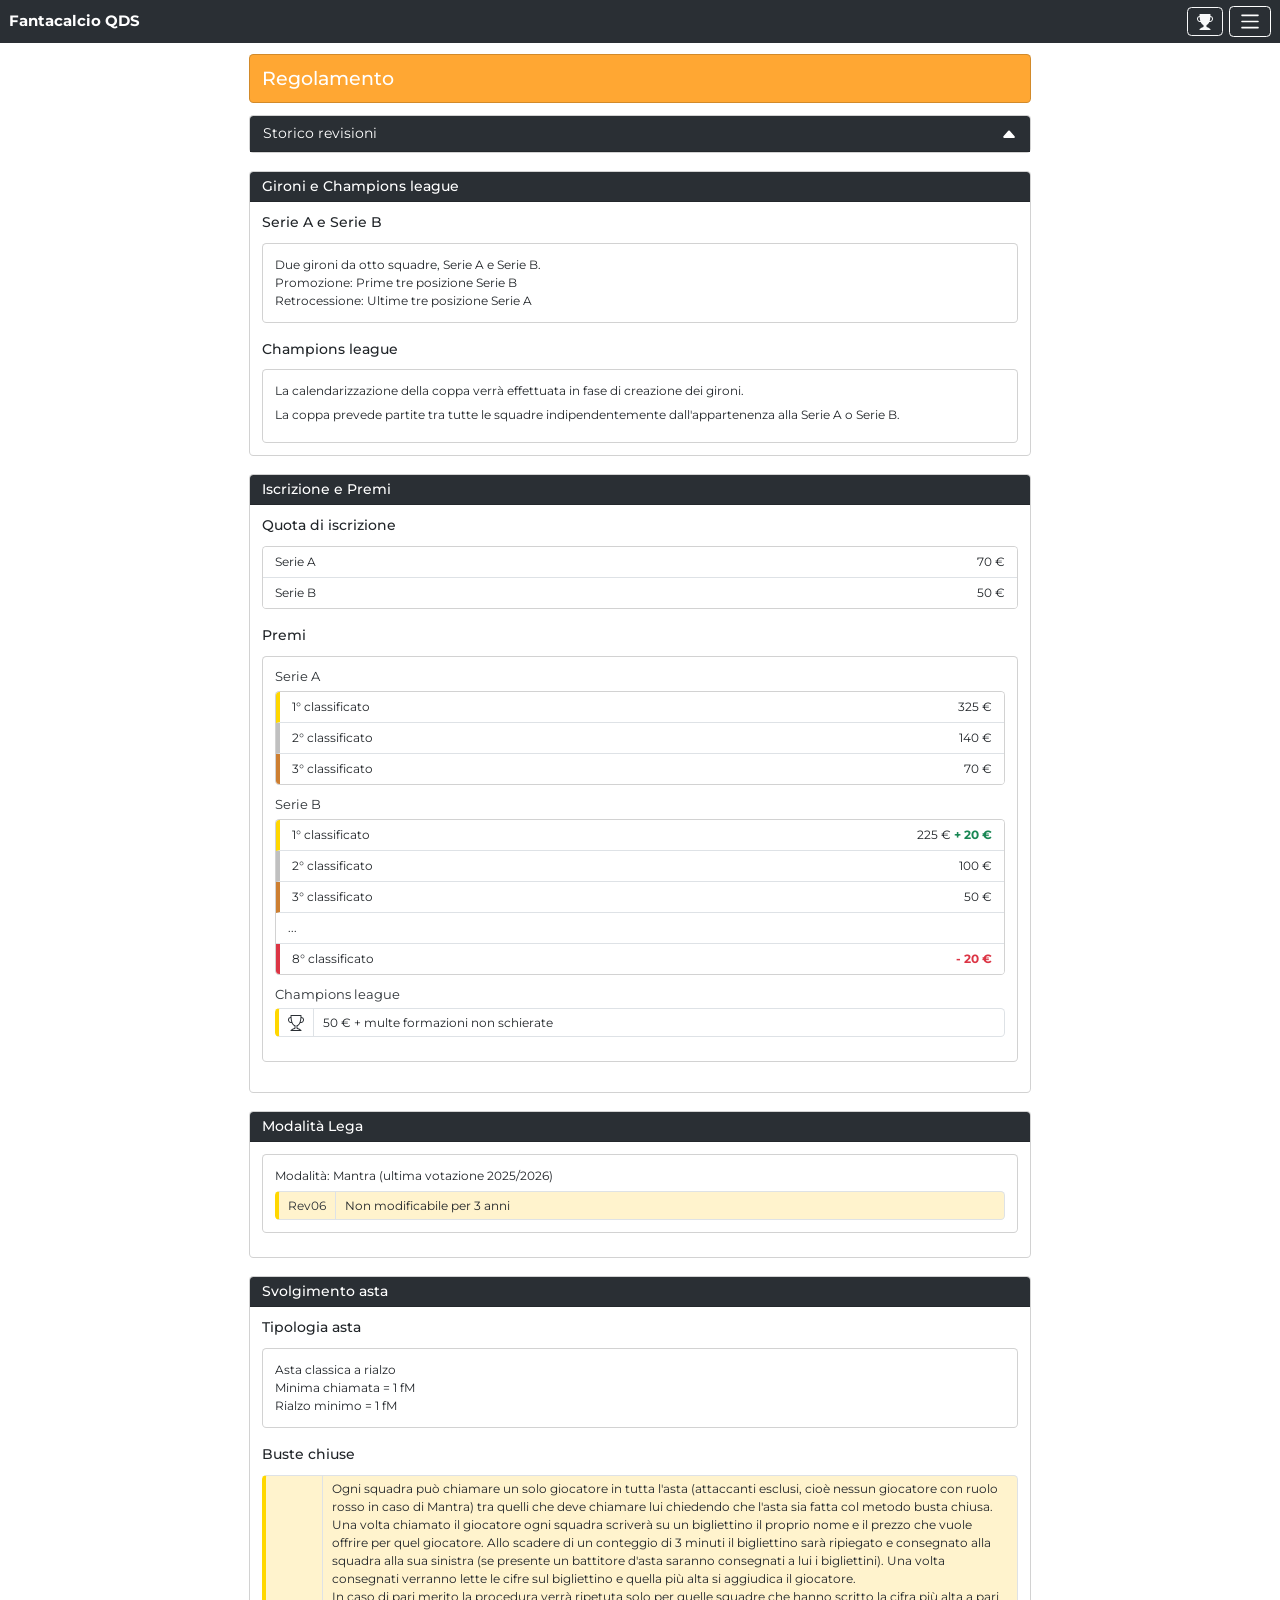
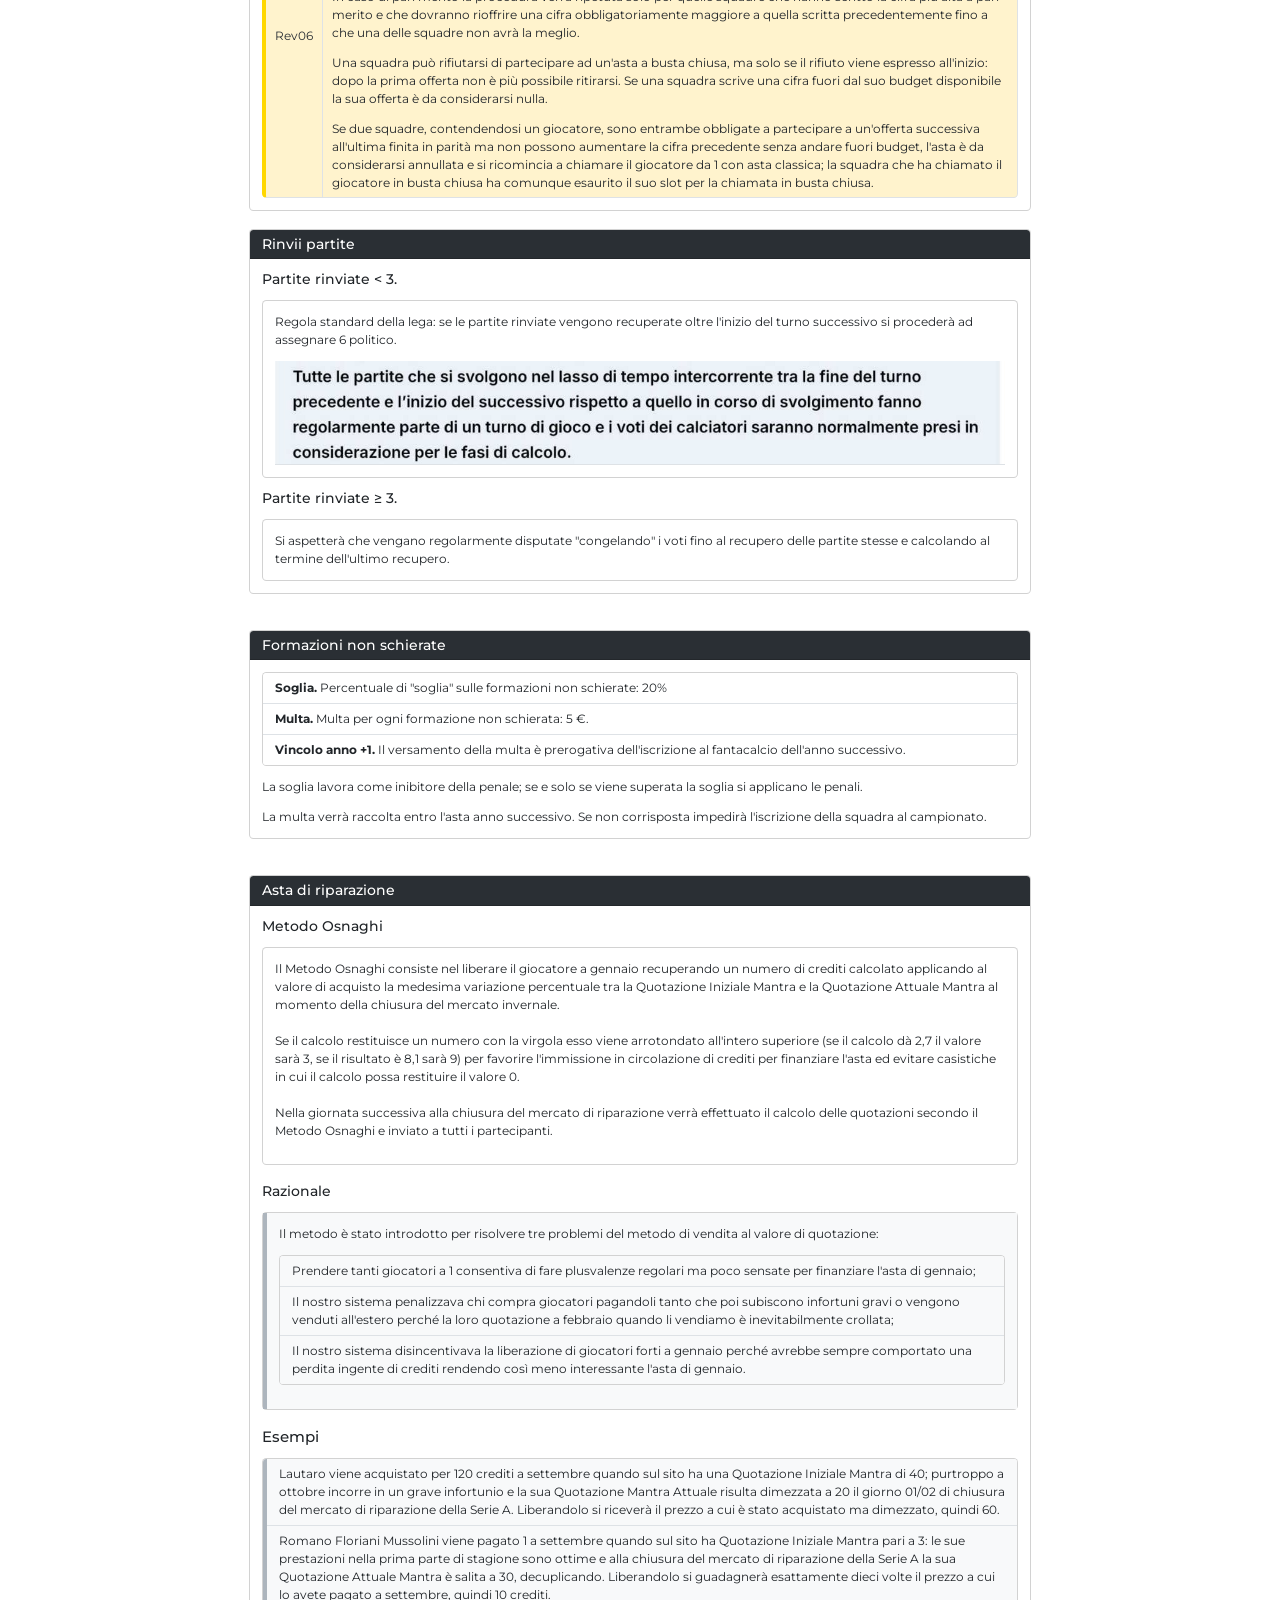
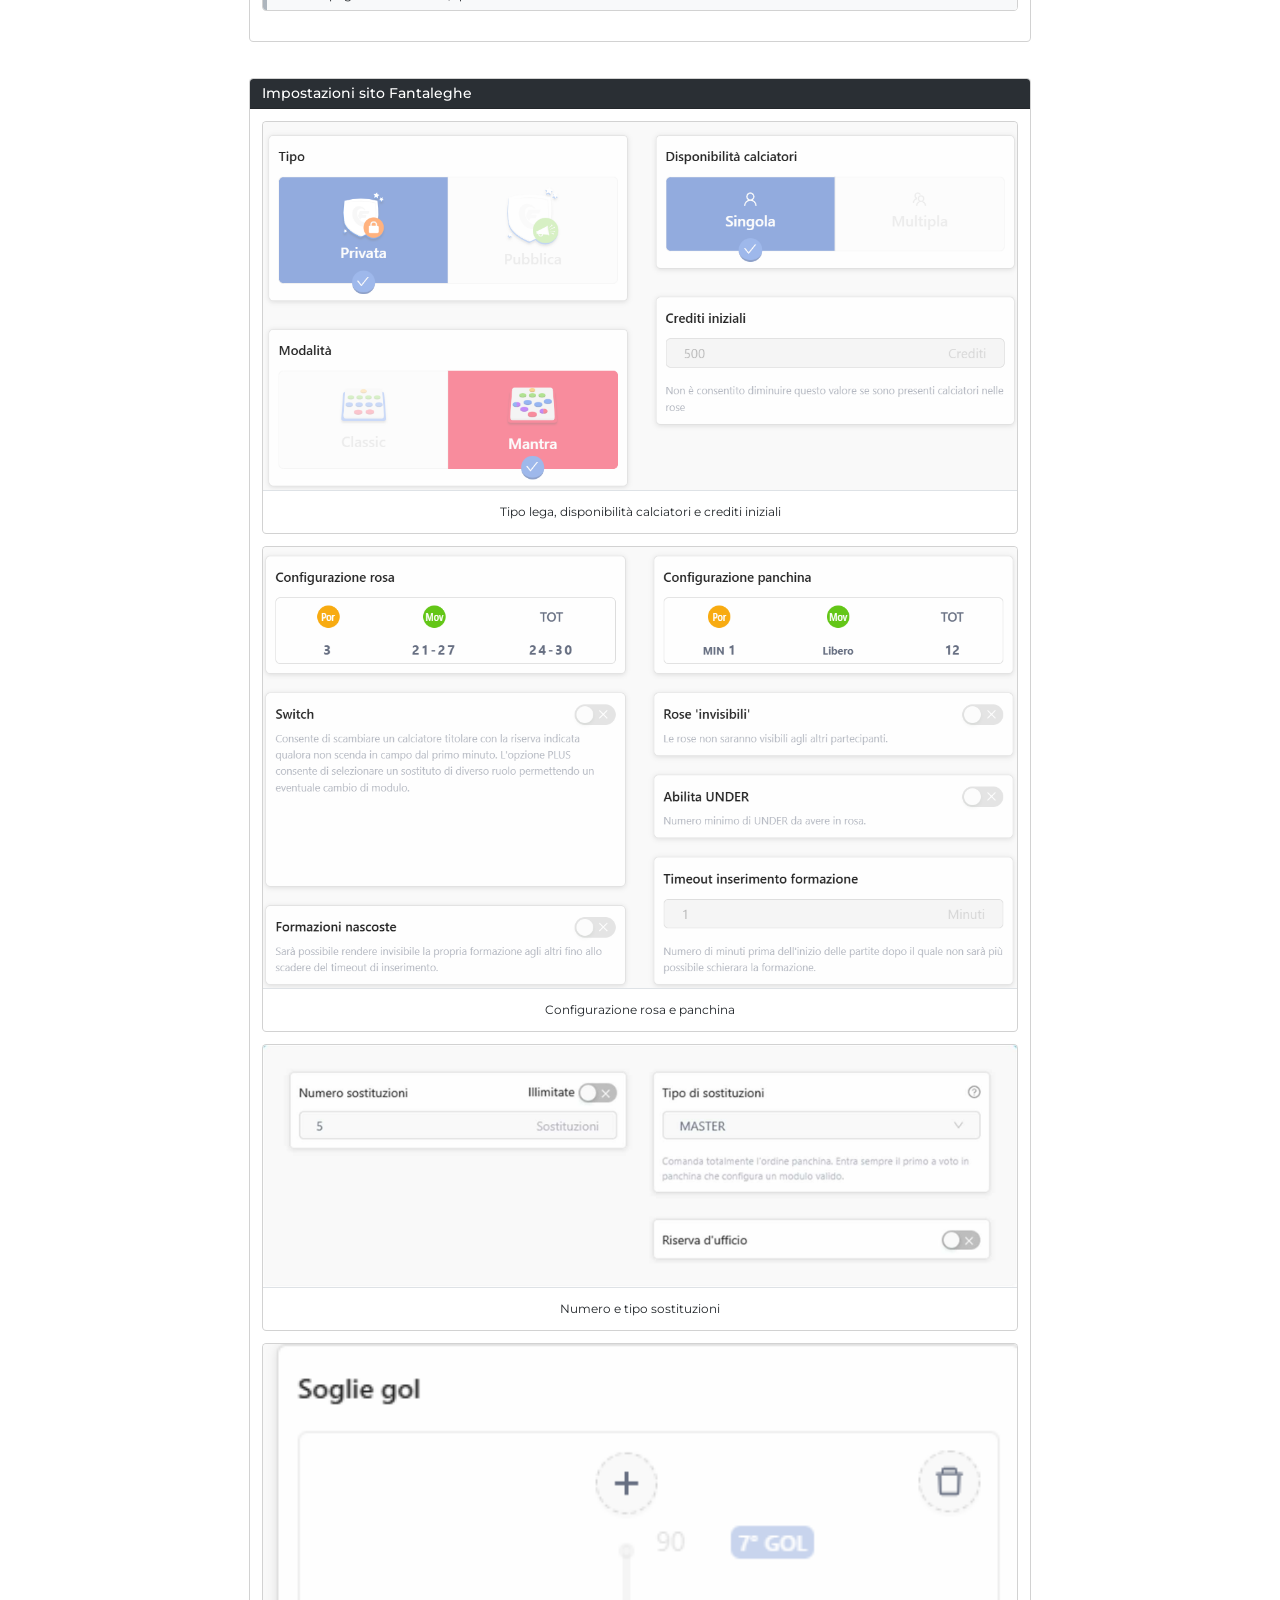
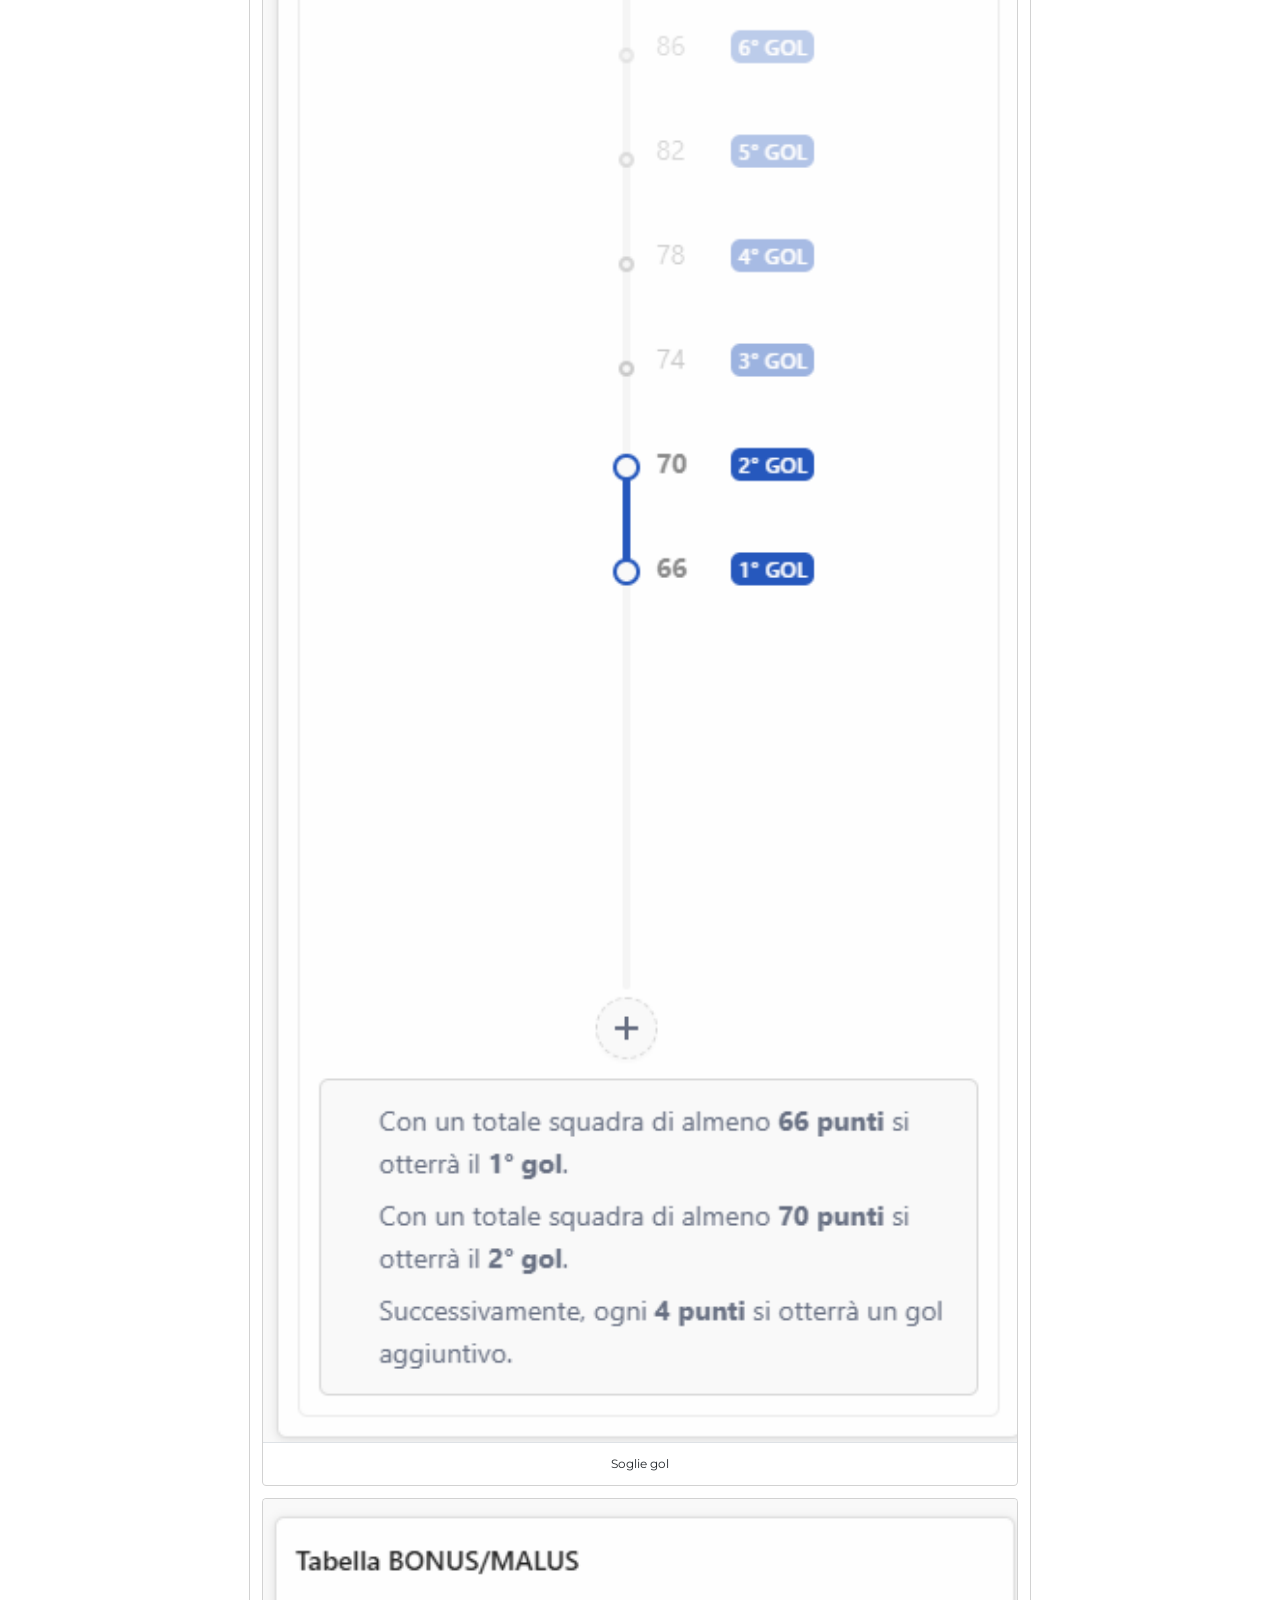
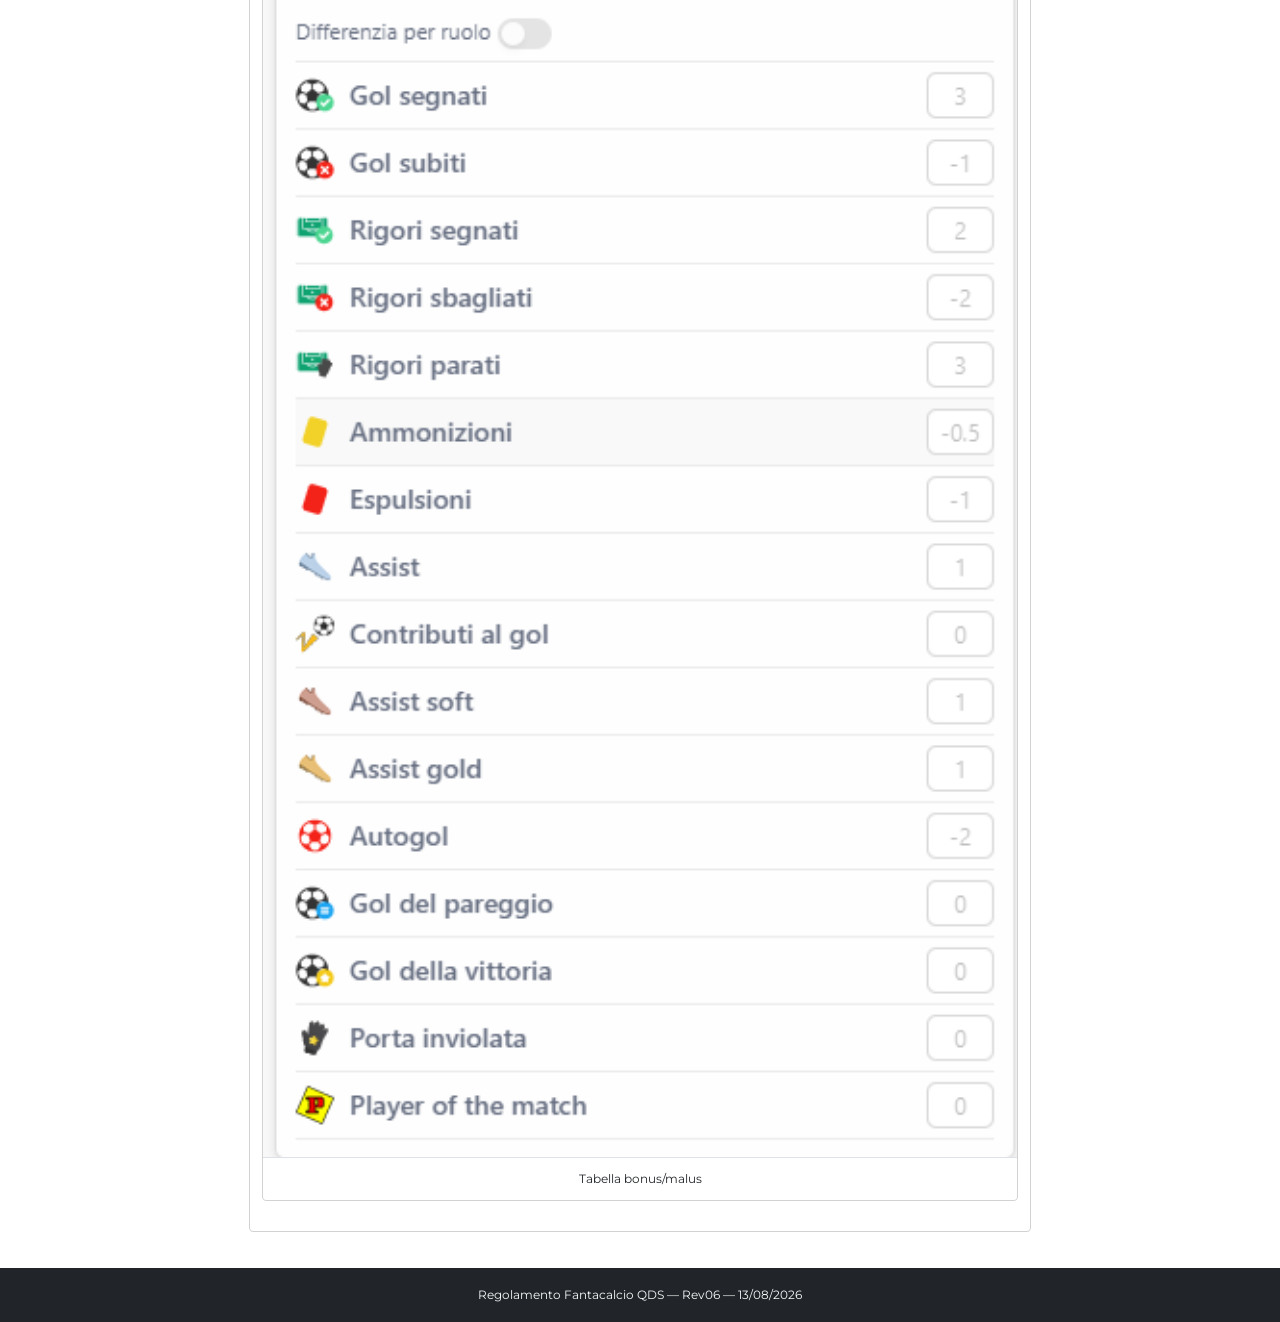
<file: index.html>
<!doctype html>
<!--
  index.html — "Regolamento" page
  =======================================================================
  One of two pages that make up this site, both sharing the same
  footer and a similar but intentionally different navbar (see
  scoreboard.html's top comment for the full explanation of the
  site's page structure). This is the site's home/landing page. It
  holds storico revisioni (collapsed by default, at the top), girone
  doppio, impostazioni Mantra, rinvii partite, formazioni non
  schierate, and Metodo Osnaghi.
  =======================================================================
-->
<html lang="it">
  <head>
    <!-- Character encoding: tells the browser this file uses UTF-8, which
       is required to correctly display accented Italian letters (à, è,
       ì, ò, ù) and the euro symbol (€). -->
    <meta charset="UTF-8" />

    <!-- Makes the page resize correctly on phones/tablets instead of
       always rendering at "desktop width" and shrinking everything. -->
    <meta name="viewport" content="width=device-width, initial-scale=1" />

    <title>Fantacalcio QDS</title>

    <!-- Bootstrap CSS framework, loaded from the jsDelivr CDN. This single
       <link> gives us all of Bootstrap's ready-made classes (navbar,
       card, table, button, grid, etc.) without downloading/installing
       anything ourselves. -->
    <link
      rel="stylesheet"
      href="https://cdn.jsdelivr.net/npm/bootstrap@5.3.3/dist/css/bootstrap.min.css"
    />

    <!-- Montserrat font, loaded from Google Fonts. We pull in a few
       weights (400 = regular, 500 = medium, 600 = semibold, 700 =
       bold) because the page uses different weights for body text,
       card headers/titles, and bold text ("strong" tags, table
       headers, etc). -->
    <link rel="preconnect" href="https://fonts.googleapis.com" />
    <link rel="preconnect" href="https://fonts.gstatic.com" crossorigin />
    <link
      href="https://fonts.googleapis.com/css2?family=Montserrat:wght@400;500;600;700&display=swap"
      rel="stylesheet"
    />

    <!-- Our own custom CSS, loaded AFTER Bootstrap so it can override
       Bootstrap's defaults where needed. Kept in its own file per the
       project rule of "separate files for html, css, js", and shared
       by both pages. -->
    <link rel="stylesheet" href="style.css" />
  </head>
  <body>
    <!-- ===================================================================
       NAVBAR
       ---------------------------------------------------------------
       Intentionally DIFFERENT from scoreboard.html's navbar (see that
       file's top comment for why): this page has a trophy-icon button
       ("navbar-albo-button") that opens scoreboard.html, plus the
       hamburger toggler and menu with links to every section of this
       page. Copy-pasted here because this is a plain static site with
       no shared-template mechanism.
       =================================================================== -->
    <nav id="main-navbar" class="navbar navbar-dark bg-primary fixed-top">
      <div id="navbar-container" class="container-fluid">
        <!-- The site title. Clicking it jumps back to the top of this page. -->
        <a id="navbar-brand-link" class="navbar-brand fw-bold" href="index.html"
          >Fantacalcio QDS</a
        >

        <!-- Grouped in one flex wrapper so the trophy button sits right
           next to the hamburger toggler instead of drifting apart
           under the navbar's own "space-between" layout. -->
        <div id="navbar-controls" class="d-flex align-items-center gap-2">
          <a
            id="navbar-albo-button"
            class="btn btn-outline-light"
            href="scoreboard.html"
            aria-label="Albo risultati"
          >
            <svg
              xmlns="http://www.w3.org/2000/svg"
              width="16"
              height="16"
              fill="currentColor"
              class="bi bi-trophy-fill"
              viewBox="0 0 16 16"
            >
              <path
                d="M2.5.5A.5.5 0 0 1 3 0h10a.5.5 0 0 1 .5.5q0 .807-.034 1.536a3 3 0 1 1-1.133 5.89c-.79 1.865-1.878 2.777-2.833 3.011v2.173l1.425.356c.194.048.377.135.537.255L13.3 15.1a.5.5 0 0 1-.3.9H3a.5.5 0 0 1-.3-.9l1.838-1.379c.16-.12.343-.207.537-.255L6.5 13.11v-2.173c-.955-.234-2.043-1.146-2.833-3.012a3 3 0 1 1-1.132-5.89A33 33 0 0 1 2.5.5m.099 2.54a2 2 0 0 0 .72 3.935c-.333-1.05-.588-2.346-.72-3.935m10.083 3.935a2 2 0 0 0 .72-3.935c-.133 1.59-.388 2.885-.72 3.935"
              />
            </svg>
          </a>

          <!-- This is the "hamburger" button (three lines) that only shows
             up below the "lg" breakpoint. Bootstrap needs no custom
             JavaScript from us for this to work: the "data-bs-toggle"
             and "data-bs-target" attributes are read directly by
             Bootstrap's own bundled JavaScript (loaded at the bottom of
             this page), which opens/closes the menu with id
             "navbar-menu" automatically. -->
          <button
            id="navbar-toggler-button"
            class="navbar-toggler"
            type="button"
            data-bs-toggle="collapse"
            data-bs-target="#navbar-menu"
            aria-controls="navbar-menu"
            aria-expanded="false"
            aria-label="Toggle navigation"
          >
            <span class="navbar-toggler-icon"></span>
          </button>
        </div>

        <!-- The actual menu links. On wide screens they show inline; on
           narrow screens they are hidden (class "collapse") until the
           button above is clicked. -->
        <div id="navbar-menu" class="collapse navbar-collapse">
          <ul id="navbar-menu-links" class="navbar-nav ms-auto">
            <li class="nav-item">
              <a
                id="nav-link-girone-champions"
                class="nav-link"
                href="index.html#girone-champions-card"
                >Gironi e Champions league</a
              >
            </li>
            <li>
              <hr class="dropdown-divider" />
            </li>
            <li class="nav-item">
              <a
                id="nav-link-premi-promozione-retrocessione"
                class="nav-link"
                href="index.html#premi-promozione-retrocessione-card"
                >Iscrizione e Premi</a
              >
            </li>
            <li>
              <hr class="dropdown-divider" />
            </li>
            <li class="nav-item">
              <a
                id="nav-link-modalita-lega"
                class="nav-link"
                href="index.html#modalita-lega-card"
                >Modalità Lega</a
              >
            </li>
            <li>
              <hr class="dropdown-divider" />
            </li>
            <li class="nav-item">
              <a
                id="nav-link-svolgimento-asta"
                class="nav-link"
                href="index.html#svolgimento-asta-card"
                >Svolgimento asta</a
              >
            </li>
            <li>
              <hr class="dropdown-divider" />
            </li>
            <li class="nav-item">
              <a
                id="nav-link-rinvii-partite"
                class="nav-link"
                href="index.html#rinvii-partite-card"
                >Rinvii partite</a
              >
            </li>
            <li>
              <hr class="dropdown-divider" />
            </li>
            <li class="nav-item">
              <a
                id="nav-link-formazioni-non-schierate"
                class="nav-link"
                href="index.html#formazioni-non-schierate-card"
                >Formazioni non schierate</a
              >
            </li>
            <li>
              <hr class="dropdown-divider" />
            </li>
            <li class="nav-item">
              <a
                id="nav-link-metodo-osnaghi"
                class="nav-link"
                href="index.html#metodo-osnaghi-top-card"
                >Asta di riparazione</a
              >
            </li>
            <li>
              <hr class="dropdown-divider" />
            </li>
            <li class="nav-item">
              <a
                id="nav-link-impostazioni-lega"
                class="nav-link"
                href="index.html#impostazioni-lega-card"
                >Impostazioni sito Fantaleghe</a
              >
            </li>
          </ul>
        </div>
      </div>
    </nav>

    <!-- The "container" class centers the content and, thanks to our
       override in style.css, keeps it narrow like a single mobile
       column even on wide desktop screens. -->
    <div id="page-container" class="container">
      <section id="ruleset-title" class="mb-5 rulebook-section">
        <div id="ruleset-title-card" class="card mb-3">
          <div id="ruleset-title-card-body" class="card-body">
            <h2 id="ruleset-title-text" class="mb-0">Regolamento</h2>
          </div>
        </div>
      </section>

      <!-- =================================================================
         STORICO REVISIONI (collapsible, collapsed by default, kept at
         the very top of the page)
         =============================================================== -->
      <section id="revision-history" class="mb-5 rulebook-section">
        <div id="revision-history-card" class="card mb-4">
          <div id="revision-history-card-header" class="card-header">
            <button
              id="revision-history-toggle-button"
              class="btn btn-link w-100 text-start text-decoration-none p-0 d-flex justify-content-between align-items-center"
              type="button"
              data-bs-toggle="collapse"
              data-bs-target="#revision-history-collapse"
              aria-expanded="false"
              aria-controls="revision-history-collapse"
            >
              <span>Storico revisioni</span>
              <!-- Shown while collapsed; hidden once expanded (see style.css,
                 keyed off this button's own "aria-expanded" attribute, which
                 Bootstrap's collapse JS updates automatically). -->
              <svg
                id="revision-history-toggle-icon-closed"
                xmlns="http://www.w3.org/2000/svg"
                width="16"
                height="16"
                fill="currentColor"
                class="bi bi-caret-up-fill"
                viewBox="0 0 16 16"
              >
                <path
                  d="m7.247 4.86-4.796 5.481c-.566.647-.106 1.659.753 1.659h9.592a1 1 0 0 0 .753-1.659l-4.796-5.48a1 1 0 0 0-1.506 0z"
                />
              </svg>
              <!-- Shown once expanded; hidden while collapsed. -->
              <svg
                id="revision-history-toggle-icon-open"
                xmlns="http://www.w3.org/2000/svg"
                width="16"
                height="16"
                fill="currentColor"
                class="bi bi-caret-down-fill"
                viewBox="0 0 16 16"
              >
                <path
                  d="M7.247 11.14 2.451 5.658C1.885 5.013 2.345 4 3.204 4h9.592a1 1 0 0 1 .753 1.659l-4.796 5.48a1 1 0 0 1-1.506 0z"
                />
              </svg>
            </button>
          </div>
          <div id="revision-history-collapse" class="collapse">
            <div id="revision-history-card-body" class="card-body">
              <!-- "table-responsive" makes the table scroll horizontally on
                 narrow screens instead of squashing itself unreadably. -->
              <div
                id="revision-history-table-container"
                class="table-responsive"
              >
                <table
                  id="revision-history-table"
                  class="table table-bordered table-striped mb-0"
                >
                  <thead>
                    <tr>
                      <th>Rev</th>
                      <th>Data</th>
                      <th>Descrizione</th>
                    </tr>
                  </thead>
                  <tbody>
                    <tr id="rev-row-00">
                      <td>00</td>
                      <td>08/06/2023</td>
                      <td>
                        <ul class="mb-0">
                          <li>Prima emissione regolamento</li>
                        </ul>
                      </td>
                    </tr>
                    <tr id="rev-row-01">
                      <td>01</td>
                      <td>04/07/2023</td>
                      <td>
                        <ul class="mb-0">
                          <li>
                            Adozione Serie A e Serie B già dall'anno zero.
                          </li>
                          <li>
                            Eliminata suddivisione casuale dei gironi nell'anno
                            zero.
                          </li>
                          <li>
                            Modificata quota iscrizione Serie A (50€→70€).
                          </li>
                          <li>
                            Modificati i premi assegnati al girone di Serie A
                            (in toto) e Serie B (relativamente alla penale
                            dell'ultimo posto).
                          </li>
                        </ul>
                      </td>
                    </tr>
                    <tr id="rev-row-02">
                      <td>02</td>
                      <td>07/10/2024</td>
                      <td>
                        <ul class="mb-0">
                          <li>
                            Aggiunta la regola su rinvio giornate al
                            regolamento.
                          </li>
                          <li>Aggiornato albo risultati.</li>
                        </ul>
                      </td>
                    </tr>
                    <tr id="rev-row-03">
                      <td>03</td>
                      <td>29/11/2024</td>
                      <td>
                        <ul class="mb-0">
                          <li>Aggiunta regola formazioni non schierate</li>
                        </ul>
                      </td>
                    </tr>
                    <tr id="rev-row-04">
                      <td>04</td>
                      <td>31/07/2025</td>
                      <td>
                        <ul class="mb-0">
                          <li>
                            Fantacalcio Mantra – Nuovo Regolamento e
                            impostazioni
                          </li>
                        </ul>
                      </td>
                    </tr>
                    <tr id="rev-row-05">
                      <td>05</td>
                      <td>02/09/2025</td>
                      <td>
                        Cambiamenti a seguito delle votazioni in data 29/08:
                        <ul class="mb-0">
                          <li>Crediti Iniziali da 300 a 500;</li>
                          <li>Malus Rigore Sbagliato da -3 a -2;</li>
                          <li>Bonus Rigore Segnato da +3 a +2;</li>
                          <li>
                            Introduzione Metodo Osnaghi per calcolo valore dei
                            giocatori per l'asta di riparazione;
                          </li>
                          <li>Soglie Gol da 4 invece che da 5.</li>
                        </ul>
                      </td>
                    </tr>
                    <tr id="rev-row-06">
                      <td>06</td>
                      <td>13/08/2026</td>
                      <td>
                        <ul class="mb-0">
                          <li>Modalità lega non modificabile per tre anni.</li>
                          <li>Aggiunta singola chiamata buste chiuse</li>
                        </ul>
                      </td>
                    </tr>
                  </tbody>
                </table>
              </div>
            </div>
          </div>
        </div>
      </section>

      <!-- =================================================================
         1. FORMULA A GIRONE DOPPIO
         =============================================================== -->
      <section id="girone-doppio" class="mb-5 rulebook-section">
        <div id="girone-champions-card" class="card mb-4">
          <div
            id="girone-champions-card-header"
            class="card-header rulebook-card-header"
          >
            <h2 class="mb-0">Gironi e Champions league</h2>
          </div>
          <div id="girone-champions-info" class="card-body">
            <h3 id="struttura-gironi" class="h4 mb-3 girone-subsection-heading">
              Serie A e Serie B
            </h3>
            <div id="struttura-gironi-card" class="card mb-4">
              <div id="struttura-gironi-info" class="card-body">
                <p class="mb-0">
                  Due gironi da otto squadre, Serie A e Serie B.<br />
                  Promozione: Prime tre posizione Serie B<br />
                  Retrocessione: Ultime tre posizione Serie A
                </p>
              </div>
            </div>

            <!-- Coppa -->
            <h3 id="coppa" class="h4 mb-3 girone-subsection-heading">
              Champions league
            </h3>
            <div id="coppa-info-card" class="card">
              <div id="coppa-info" class="card-body">
                <p class="mb-2">
                  La calendarizzazione della coppa verrà effettuata in fase di
                  creazione dei gironi.
                </p>
                <p class="mb-2">
                  La coppa prevede partite tra tutte le squadre
                  indipendentemente dall'appartenenza alla Serie A o Serie B.
                </p>
              </div>
            </div>
          </div>
        </div>

        <div id="premi-promozione-retrocessione-card" class="card mb-4">
          <div
            id="premi-promozione-retrocessione-card-header"
            class="card-header rulebook-card-header"
          >
            <h2 id="premi-promozione-retrocessione" class="mb-0">
              Iscrizione e Premi
            </h2>
          </div>
          <div id="premi-promozione-retrocessione-info" class="card-body">
            <h3 id="quota-iscrizione" class="h4 mb-3 girone-subsection-heading">
              Quota di iscrizione
            </h3>
            <div id="quota-iscrizione-card" class="card mb-4">
              <ul
                id="quota-iscrizione-info"
                class="list-group list-group-flush"
              >
                <li
                  class="list-group-item d-flex justify-content-between align-items-center"
                >
                  Serie A
                  <span>70 €</span>
                </li>
                <li
                  class="list-group-item d-flex justify-content-between align-items-center"
                >
                  Serie B
                  <span>50 €</span>
                </li>
              </ul>
            </div>

            <h3 id="premi-heading" class="h4 mb-3 girone-subsection-heading">
              Premi
            </h3>
            <div id="premi-card" class="card mb-4">
              <div id="premi-info" class="card-body">
                <h3 id="serie-a-prizes-card" class="h5 mb-2 card-label">
                  Serie A
                </h3>
                <div id="serie-a-prizes-list-card" class="card mb-3">
                  <ul
                    id="serie-a-prizes-list"
                    class="list-group list-group-flush"
                  >
                    <li
                      class="list-group-item d-flex justify-content-between align-items-center"
                    >
                      1° classificato
                      <span>325 €</span>
                    </li>
                    <li
                      class="list-group-item d-flex justify-content-between align-items-center"
                    >
                      2° classificato
                      <span>140 €</span>
                    </li>
                    <li
                      class="list-group-item d-flex justify-content-between align-items-center"
                    >
                      3° classificato
                      <span>70 €</span>
                    </li>
                  </ul>
                </div>

                <h3 id="serie-b-prizes-card" class="h5 mb-2 card-label">
                  Serie B
                </h3>
                <div id="serie-b-prizes-list-card" class="card mb-3">
                  <ul
                    id="serie-b-prizes-list"
                    class="list-group list-group-flush"
                  >
                    <li
                      class="list-group-item d-flex justify-content-between align-items-center"
                    >
                      1° classificato
                      <span
                        >225 €
                        <span class="text-success fw-bold">+ 20 €</span></span
                      >
                    </li>
                    <li
                      class="list-group-item d-flex justify-content-between align-items-center"
                    >
                      2° classificato
                      <span>100 €</span>
                    </li>
                    <li
                      class="list-group-item d-flex justify-content-between align-items-center"
                    >
                      3° classificato
                      <span>50 €</span>
                    </li>
                    <li
                      class="list-group-item d-flex justify-content-between align-items-center"
                    >
                      ...
                      <span></span>
                    </li>
                    <li
                      class="list-group-item d-flex justify-content-between align-items-center"
                    >
                      8° classificato
                      <span class="text-danger fw-bold">- 20 €</span>
                    </li>
                  </ul>
                </div>

                <h3
                  id="premi-champions-league-heading"
                  class="h5 mb-2 card-label"
                >
                  Champions league
                </h3>
                <div
                  id="premi-champions-league-prize"
                  class="winner-group mb-3"
                >
                  <span class="winner-group-icon">
                    <svg
                      xmlns="http://www.w3.org/2000/svg"
                      width="16"
                      height="16"
                      fill="currentColor"
                      class="bi bi-trophy"
                      viewBox="0 0 16 16"
                    >
                      <path
                        d="M2.5.5A.5.5 0 0 1 3 0h10a.5.5 0 0 1 .5.5q0 .807-.034 1.536a3 3 0 1 1-1.133 5.89c-.79 1.865-1.878 2.777-2.833 3.011v2.173l1.425.356c.194.048.377.135.537.255L13.3 15.1a.5.5 0 0 1-.3.9H3a.5.5 0 0 1-.3-.9l1.838-1.379c.16-.12.343-.207.537-.255L6.5 13.11v-2.173c-.955-.234-2.043-1.146-2.833-3.012a3 3 0 1 1-1.132-5.89A33 33 0 0 1 2.5.5m.099 2.54a2 2 0 0 0 .72 3.935c-.333-1.05-.588-2.346-.72-3.935m10.083 3.935a2 2 0 0 0 .72-3.935c-.133 1.59-.388 2.885-.72 3.935M3.504 1q.01.775.056 1.469c.13 2.028.457 3.546.87 4.667C5.294 9.48 6.484 10 7 10a.5.5 0 0 1 .5.5v2.61a1 1 0 0 1-.757.97l-1.426.356a.5.5 0 0 0-.179.085L4.5 15h7l-.638-.479a.5.5 0 0 0-.18-.085l-1.425-.356a1 1 0 0 1-.757-.97V10.5A.5.5 0 0 1 9 10c.516 0 1.706-.52 2.57-2.864.413-1.12.74-2.64.87-4.667q.045-.694.056-1.469z"
                      />
                    </svg>
                  </span>
                  <span class="winner-group-name"
                    >50 € + multe formazioni non schierate</span
                  >
                </div>
              </div>
            </div>
          </div>
        </div>

        <div id="modalita-lega-card" class="card mb-4">
          <div
            id="modalita-lega-card-header"
            class="card-header rulebook-card-header"
          >
            <h2 class="mb-0">Modalità Lega</h2>
          </div>
          <div id="modalita-lega-card-body" class="card-body">
            <div id="modalita-lega-info-card" class="card mb-3">
              <div id="modalita-lega-info" class="card-body">
                <p class="mb-2">
                  Modalità: Mantra (ultima votazione 2025/2026)
                </p>
                <div id="modalita-lega-rev-info" class="winner-group">
                  <span class="winner-group-icon">Rev06</span>
                  <span class="winner-group-name"
                    >Non modificabile per 3 anni</span
                  >
                </div>
              </div>
            </div>
          </div>
        </div>

        <div id="svolgimento-asta-card" class="card mb-4">
          <div
            id="svolgimento-asta-card-header"
            class="card-header rulebook-card-header"
          >
            <h2 id="svolgimento-asta-title" class="mb-0">Svolgimento asta</h2>
          </div>
          <div id="svolgimento-asta-info" class="card-body">
            <h3 id="tipologia-asta" class="h4 mb-3 girone-subsection-heading">
              Tipologia asta
            </h3>
            <div id="tipologia-asta-card" class="card mb-4">
              <div id="tipologia-asta-info" class="card-body">
                <p class="mb-0">
                  Asta classica a rialzo<br />
                  Minima chiamata = 1 fM<br />
                  Rialzo minimo = 1 fM
                </p>
              </div>
            </div>

            <h3 id="buste-chiuse" class="h4 mb-3 girone-subsection-heading">
              Buste chiuse
            </h3>
            <div id="buste-chiuse-card" class="winner-group">
              <span class="winner-group-icon">Rev06</span>
              <div id="buste-chiuse-info" class="winner-group-name">
                <p class="mb-0">
                  Ogni squadra può chiamare un solo giocatore in tutta l'asta
                  (attaccanti esclusi, cioè nessun giocatore con ruolo rosso in
                  caso di Mantra) tra quelli che deve chiamare lui chiedendo che
                  l'asta sia fatta col metodo busta chiusa. Una volta chiamato
                  il giocatore ogni squadra scriverà su un bigliettino il
                  proprio nome e il prezzo che vuole offrire per quel giocatore.
                  Allo scadere di un conteggio di 3 minuti il bigliettino sarà
                  ripiegato e consegnato alla squadra alla sua sinistra (se
                  presente un battitore d'asta saranno consegnati a lui i
                  bigliettini). Una volta consegnati verranno lette le cifre sul
                  bigliettino e quella più alta si aggiudica il giocatore.
                </p>
                <p>
                  In caso di pari merito la procedura verrà ripetuta solo per
                  quelle squadre che hanno scritto la cifra più alta a pari
                  merito e che dovranno rioffrire una cifra obbligatoriamente
                  maggiore a quella scritta precedentemente fino a che una delle
                  squadre non avrà la meglio.
                </p>
                <p>
                  Una squadra può rifiutarsi di partecipare ad un'asta a busta
                  chiusa, ma solo se il rifiuto viene espresso all'inizio: dopo
                  la prima offerta non è più possibile ritirarsi. Se una squadra
                  scrive una cifra fuori dal suo budget disponibile la sua
                  offerta è da considerarsi nulla.
                </p>
                <p class="mb-0">
                  Se due squadre, contendendosi un giocatore, sono entrambe
                  obbligate a partecipare a un'offerta successiva all'ultima
                  finita in parità ma non possono aumentare la cifra precedente
                  senza andare fuori budget, l'asta è da considerarsi annullata
                  e si ricomincia a chiamare il giocatore da 1 con asta
                  classica; la squadra che ha chiamato il giocatore in busta
                  chiusa ha comunque esaurito il suo slot per la chiamata in
                  busta chiusa.
                </p>
              </div>
            </div>
          </div>
        </div>
      </section>

      <!-- =================================================================
         2. REGOLAMENTO FANTACALCIO MANTRA
         =============================================================== -->
      <section id="mantra-settings" class="mb-5 rulebook-section">
        <div id="rinvii-partite-card" class="card mb-4">
          <div
            id="rinvii-partite-card-header"
            class="card-header rulebook-card-header"
          >
            <h2 id="rinvii-partite" class="mb-0">Rinvii partite</h2>
          </div>
          <div id="rinvii-partite-info" class="card-body">
            <h3
              id="rinvii-partite-lt-3-heading"
              class="h4 mb-3 girone-subsection-heading"
            >
              Partite rinviate &lt; 3.
            </h3>
            <div id="rinvii-partite-lt-3-card" class="card mb-3">
              <div id="rinvii-partite-lt-3-info" class="card-body">
                <p>
                  Regola standard della lega: se le partite rinviate vengono
                  recuperate oltre l'inizio del turno successivo si procederà ad
                  assegnare 6 politico.
                </p>
                <img
                  id="rinvii-partite-nota-image"
                  class="img-fluid settings-screenshot"
                  src="assets/images/rinvii-partite-nota.jpeg"
                  alt="Nota su partite nel lasso di tempo tra un turno e il successivo"
                />
              </div>
            </div>

            <h3
              id="rinvii-partite-gte-3-heading"
              class="h4 mb-3 girone-subsection-heading"
            >
              Partite rinviate &ge; 3.
            </h3>
            <div id="rinvii-partite-gte-3-card" class="card">
              <div id="rinvii-partite-gte-3-info" class="card-body">
                <p class="mb-0">
                  Si aspetterà che vengano regolarmente disputate "congelando" i
                  voti fino al recupero delle partite stesse e calcolando al
                  termine dell'ultimo recupero.
                </p>
              </div>
            </div>
          </div>
        </div>
      </section>

      <!-- =================================================================
         3. REGOLAMENTO FORMAZIONI NON SCHIERATE
         =============================================================== -->
      <section id="formazioni-non-schierate" class="mb-5 rulebook-section">
        <div id="formazioni-non-schierate-card" class="card mb-4">
          <div
            id="formazioni-non-schierate-card-header"
            class="card-header rulebook-card-header"
          >
            <h2 class="mb-0">Formazioni non schierate</h2>
          </div>
          <div id="formazioni-non-schierate-content" class="card-body">
            <div id="formazioni-non-schierate-fattori-card" class="card mb-3">
              <ul
                id="formazioni-non-schierate-fattori-list"
                class="list-group list-group-flush"
              >
                <li id="fattore-soglia" class="list-group-item">
                  <strong>Soglia.</strong> Percentuale di "soglia" sulle
                  formazioni non schierate: 20%
                </li>
                <li id="fattore-multa" class="list-group-item">
                  <strong>Multa.</strong> Multa per ogni formazione non
                  schierata: 5 €.
                </li>
                <li id="condizione-anno-piu-1" class="list-group-item">
                  <strong>Vincolo anno +1.</strong> Il versamento della multa è
                  prerogativa dell'iscrizione al fantacalcio dell'anno
                  successivo.
                </li>
              </ul>
            </div>
            <p>
              La soglia lavora come inibitore della penale; se e solo se viene
              superata la soglia si applicano le penali.
            </p>
            <p class="mb-0">
              La multa verrà raccolta entro l'asta anno successivo. Se non
              corrisposta impedirà l'iscrizione della squadra al campionato.
            </p>
          </div>
        </div>
      </section>

      <!-- =================================================================
         4. METODO OSNAGHI PER L'ASTA DI RIPARAZIONE
         =============================================================== -->
      <section id="metodo-osnaghi" class="mb-5 rulebook-section">
        <div id="metodo-osnaghi-top-card" class="card mb-4">
          <div
            id="metodo-osnaghi-card-header"
            class="card-header rulebook-card-header"
          >
            <h2 class="mb-0">Asta di riparazione</h2>
          </div>
          <div id="metodo-osnaghi-top-info" class="card-body">
            <h3
              id="metodo-osnaghi-heading"
              class="h4 mb-3 girone-subsection-heading"
            >
              Metodo Osnaghi
            </h3>
            <div id="metodo-osnaghi-descrizione-card" class="card mb-4">
              <div id="metodo-osnaghi-descrizione-info" class="card-body">
                <p class="mb-0">
                  Il Metodo Osnaghi consiste nel liberare il giocatore a gennaio
                  recuperando un numero di crediti calcolato applicando al
                  valore di acquisto la medesima variazione percentuale tra la
                  Quotazione Iniziale Mantra e la Quotazione Attuale Mantra al
                  momento della chiusura del mercato invernale.<br />
                  <br />Se il calcolo restituisce un numero con la virgola esso
                  viene arrotondato all'intero superiore (se il calcolo dà 2,7
                  il valore sarà 3, se il risultato è 8,1 sarà 9) per favorire
                  l'immissione in circolazione di crediti per finanziare l'asta
                  ed evitare casistiche in cui il calcolo possa restituire il
                  valore 0.
                </p>
                <p id="metodo-osnaghi-footer">
                  <br />Nella giornata successiva alla chiusura del mercato di
                  riparazione verrà effettuato il calcolo delle quotazioni
                  secondo il Metodo Osnaghi e inviato a tutti i partecipanti.
                </p>
              </div>
            </div>

            <h3
              id="metodo-osnaghi-razionale-heading"
              class="h4 mb-3 girone-subsection-heading"
            >
              Razionale
            </h3>
            <div id="metodo-osnaghi-card" class="card mb-4">
              <div id="metodo-osnaghi-content" class="card-body">
                <p>
                  Il metodo è stato introdotto per risolvere tre problemi del
                  metodo di vendita al valore di quotazione:
                </p>
                <div id="metodo-osnaghi-problemi-card" class="card mb-3">
                  <ul
                    id="metodo-osnaghi-problemi-list"
                    class="list-group list-group-flush"
                  >
                    <li class="list-group-item">
                      Prendere tanti giocatori a 1 consentiva di fare
                      plusvalenze regolari ma poco sensate per finanziare l'asta
                      di gennaio;
                    </li>
                    <li class="list-group-item">
                      Il nostro sistema penalizzava chi compra giocatori
                      pagandoli tanto che poi subiscono infortuni gravi o
                      vengono venduti all'estero perché la loro quotazione a
                      febbraio quando li vendiamo è inevitabilmente crollata;
                    </li>
                    <li class="list-group-item">
                      Il nostro sistema disincentivava la liberazione di
                      giocatori forti a gennaio perché avrebbe sempre comportato
                      una perdita ingente di crediti rendendo così meno
                      interessante l'asta di gennaio.
                    </li>
                  </ul>
                </div>
              </div>
            </div>

            <h4 id="esempi-metodo-osnaghi" class="h5 mb-3">Esempi</h4>

            <div id="esempi-metodo-osnaghi-card" class="card mb-4">
              <ul
                id="esempi-metodo-osnaghi-list"
                class="list-group list-group-flush"
              >
                <li id="esempio-lautaro" class="list-group-item">
                  Lautaro viene acquistato per 120 crediti a settembre quando
                  sul sito ha una Quotazione Iniziale Mantra di 40; purtroppo a
                  ottobre incorre in un grave infortunio e la sua Quotazione
                  Mantra Attuale risulta dimezzata a 20 il giorno 01/02 di
                  chiusura del mercato di riparazione della Serie A. Liberandolo
                  si riceverà il prezzo a cui è stato acquistato ma dimezzato,
                  quindi 60.
                </li>
                <li id="esempio-romano-info" class="list-group-item">
                  Romano Floriani Mussolini viene pagato 1 a settembre quando
                  sul sito ha Quotazione Iniziale Mantra pari a 3: le sue
                  prestazioni nella prima parte di stagione sono ottime e alla
                  chiusura del mercato di riparazione della Serie A la sua
                  Quotazione Attuale Mantra è salita a 30, decuplicando.
                  Liberandolo si guadagnerà esattamente dieci volte il prezzo a
                  cui lo avete pagato a settembre, quindi 10 crediti.
                </li>
              </ul>
            </div>
          </div>
        </div>
      </section>

      <!-- =================================================================
         IMPOSTAZIONI LEGA (moved here, at the very end of the page)
         =============================================================== -->
      <section id="impostazioni-lega-section" class="mb-5 rulebook-section">
        <div id="impostazioni-lega-card" class="card mb-4">
          <div
            id="impostazioni-lega-card-header"
            class="card-header rulebook-card-header"
          >
            <h2 class="mb-0">Impostazioni sito Fantaleghe</h2>
          </div>
          <div id="impostazioni-lega-info" class="card-body">
            <!-- Each screenshot is its own card: the image sits in
           "card-img-top" (the standard Bootstrap slot for an image
           that spans the full width of the top of a card) and the
           caption sits below it in "card-body" as "card-text". This is
           exactly the kind of "picture + short caption" content a
           Bootstrap card is designed for. -->
            <div id="settings-tipo-crediti-card" class="card mb-3">
              <img
                id="settings-tipo-crediti-image"
                class="card-img-top settings-screenshot"
                src="assets/images/settings-tipo-crediti.png"
                alt="Tipo lega, disponibilità calciatori e crediti iniziali"
              />
              <div id="settings-tipo-crediti-info" class="card-body">
                <p class="card-text text-center mb-0">
                  Tipo lega, disponibilità calciatori e crediti iniziali
                </p>
              </div>
            </div>

            <div id="settings-rosa-panchina-card" class="card mb-3">
              <img
                id="settings-rosa-panchina-image"
                class="card-img-top settings-screenshot"
                src="assets/images/settings-rosa-panchina.png"
                alt="Configurazione rosa e panchina"
              />
              <div id="settings-rosa-panchina-info" class="card-body">
                <p class="card-text text-center mb-0">
                  Configurazione rosa e panchina
                </p>
              </div>
            </div>

            <div id="settings-sostituzioni-card" class="card mb-3">
              <img
                id="settings-sostituzioni-image"
                class="card-img-top settings-screenshot"
                src="assets/images/settings-sostituzioni.jpeg"
                alt="Numero e tipo sostituzioni"
              />
              <div id="settings-sostituzioni-info" class="card-body">
                <p class="card-text text-center mb-0">
                  Numero e tipo sostituzioni
                </p>
              </div>
            </div>

            <div id="settings-soglie-gol-card" class="card mb-3">
              <img
                id="settings-soglie-gol-image"
                class="card-img-top settings-screenshot"
                src="assets/images/settings-soglie-gol.png"
                alt="Soglie gol"
              />
              <div id="settings-soglie-gol-info" class="card-body">
                <p class="card-text text-center mb-0">Soglie gol</p>
              </div>
            </div>

            <div id="settings-bonus-malus-card" class="card mb-4">
              <img
                id="settings-bonus-malus-image"
                class="card-img-top settings-screenshot"
                src="assets/images/settings-bonus-malus.png"
                alt="Tabella bonus/malus"
              />
              <div id="settings-bonus-malus-info" class="card-body">
                <p class="card-text text-center mb-0">Tabella bonus/malus</p>
              </div>
            </div>
          </div>
        </div>
      </section>
    </div>

    <!-- ===================================================================
       FOOTER
       ---------------------------------------------------------------
       Same footer markup copy-pasted on all three pages.
       =================================================================== -->
    <footer id="main-footer" class="bg-dark text-light text-center py-4">
      <p id="footer-text" class="mb-0">
        Regolamento Fantacalcio QDS — Rev06 — 13/08/2026
      </p>
    </footer>

    <!-- Bootstrap's own bundled JavaScript (includes Popper). This is a
       vendor script from the CDN, not our own code: it is what reads
       the "data-bs-toggle"/"data-bs-target" attributes on the
       hamburger button above and makes the mobile menu open/close.
       We do not have to write that logic ourselves any more. -->
    <script src="https://cdn.jsdelivr.net/npm/bootstrap@5.3.3/dist/js/bootstrap.bundle.min.js"></script>

    <!-- Our own custom JavaScript, loaded last. See script.js for why it
       is intentionally almost empty now that Bootstrap handles the
       navigation menu for us. -->
    <script src="script.js"></script>
  </body>
</html>
</file>
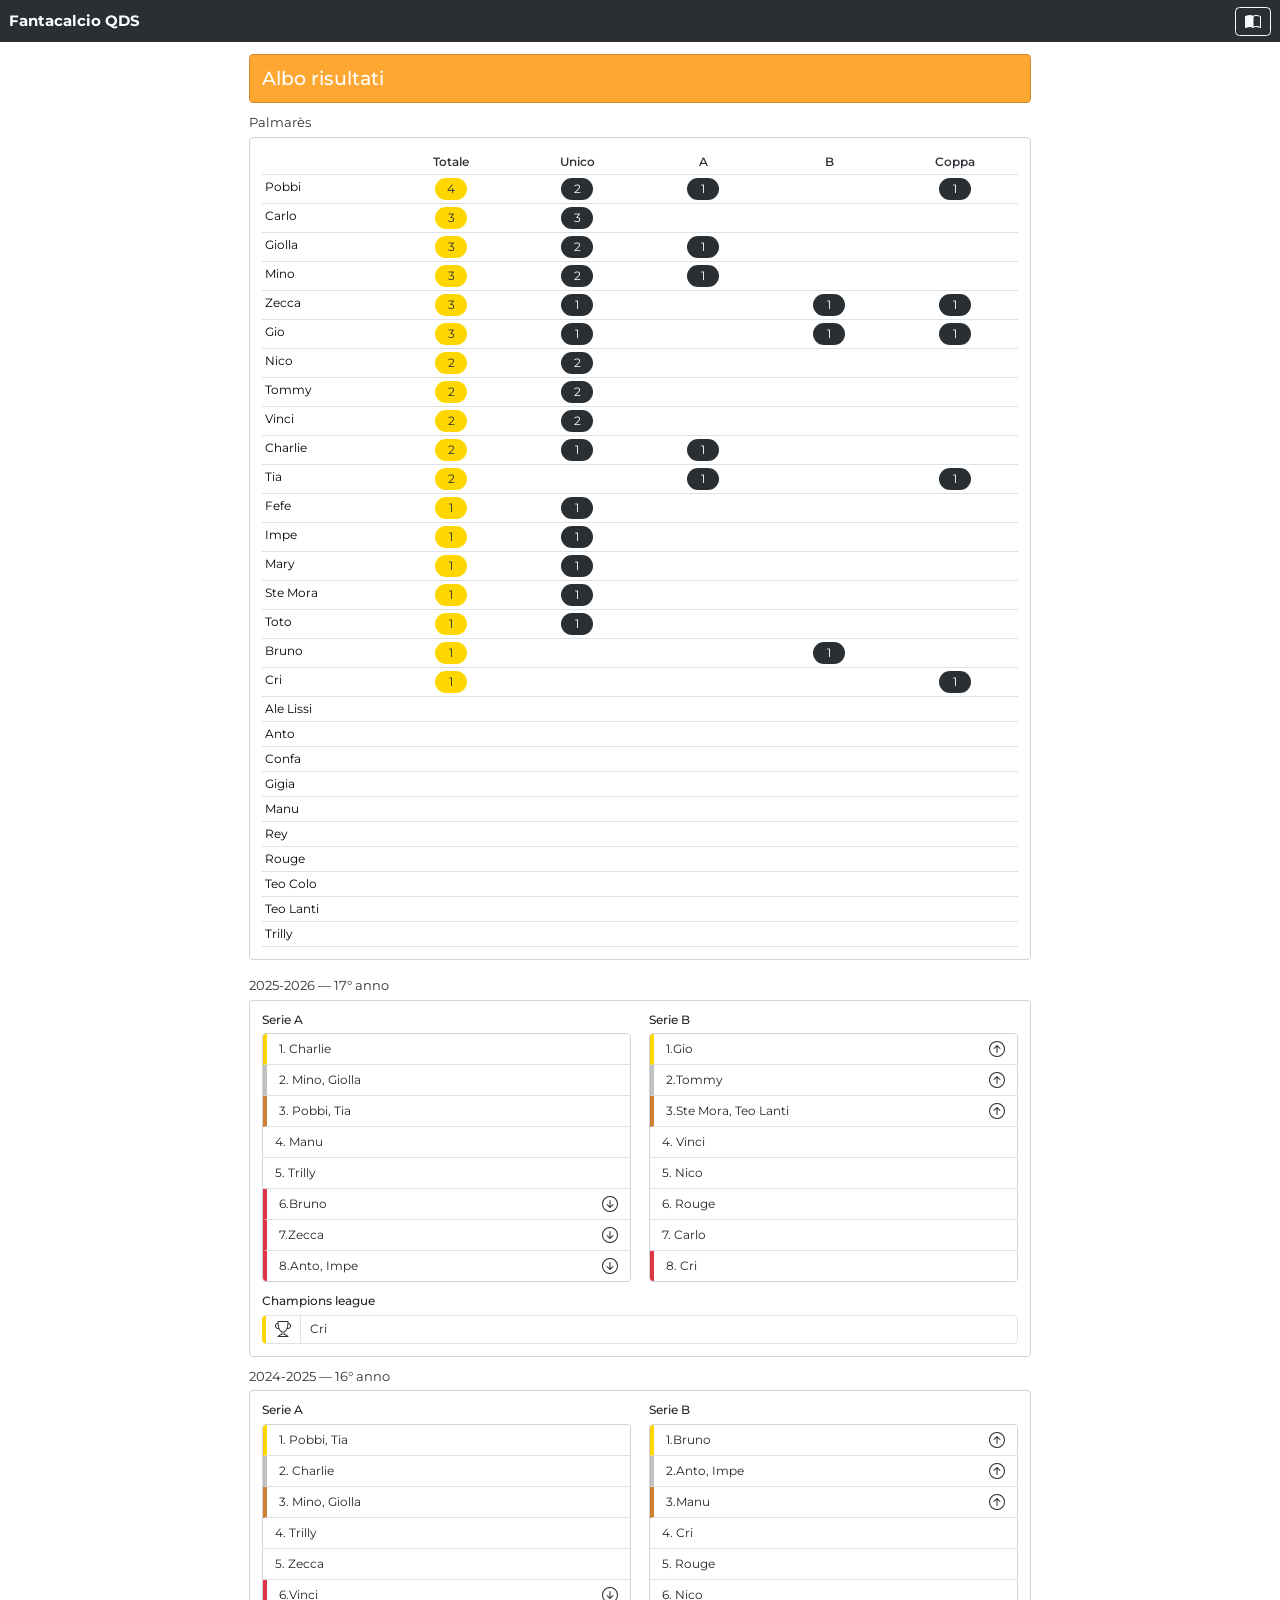
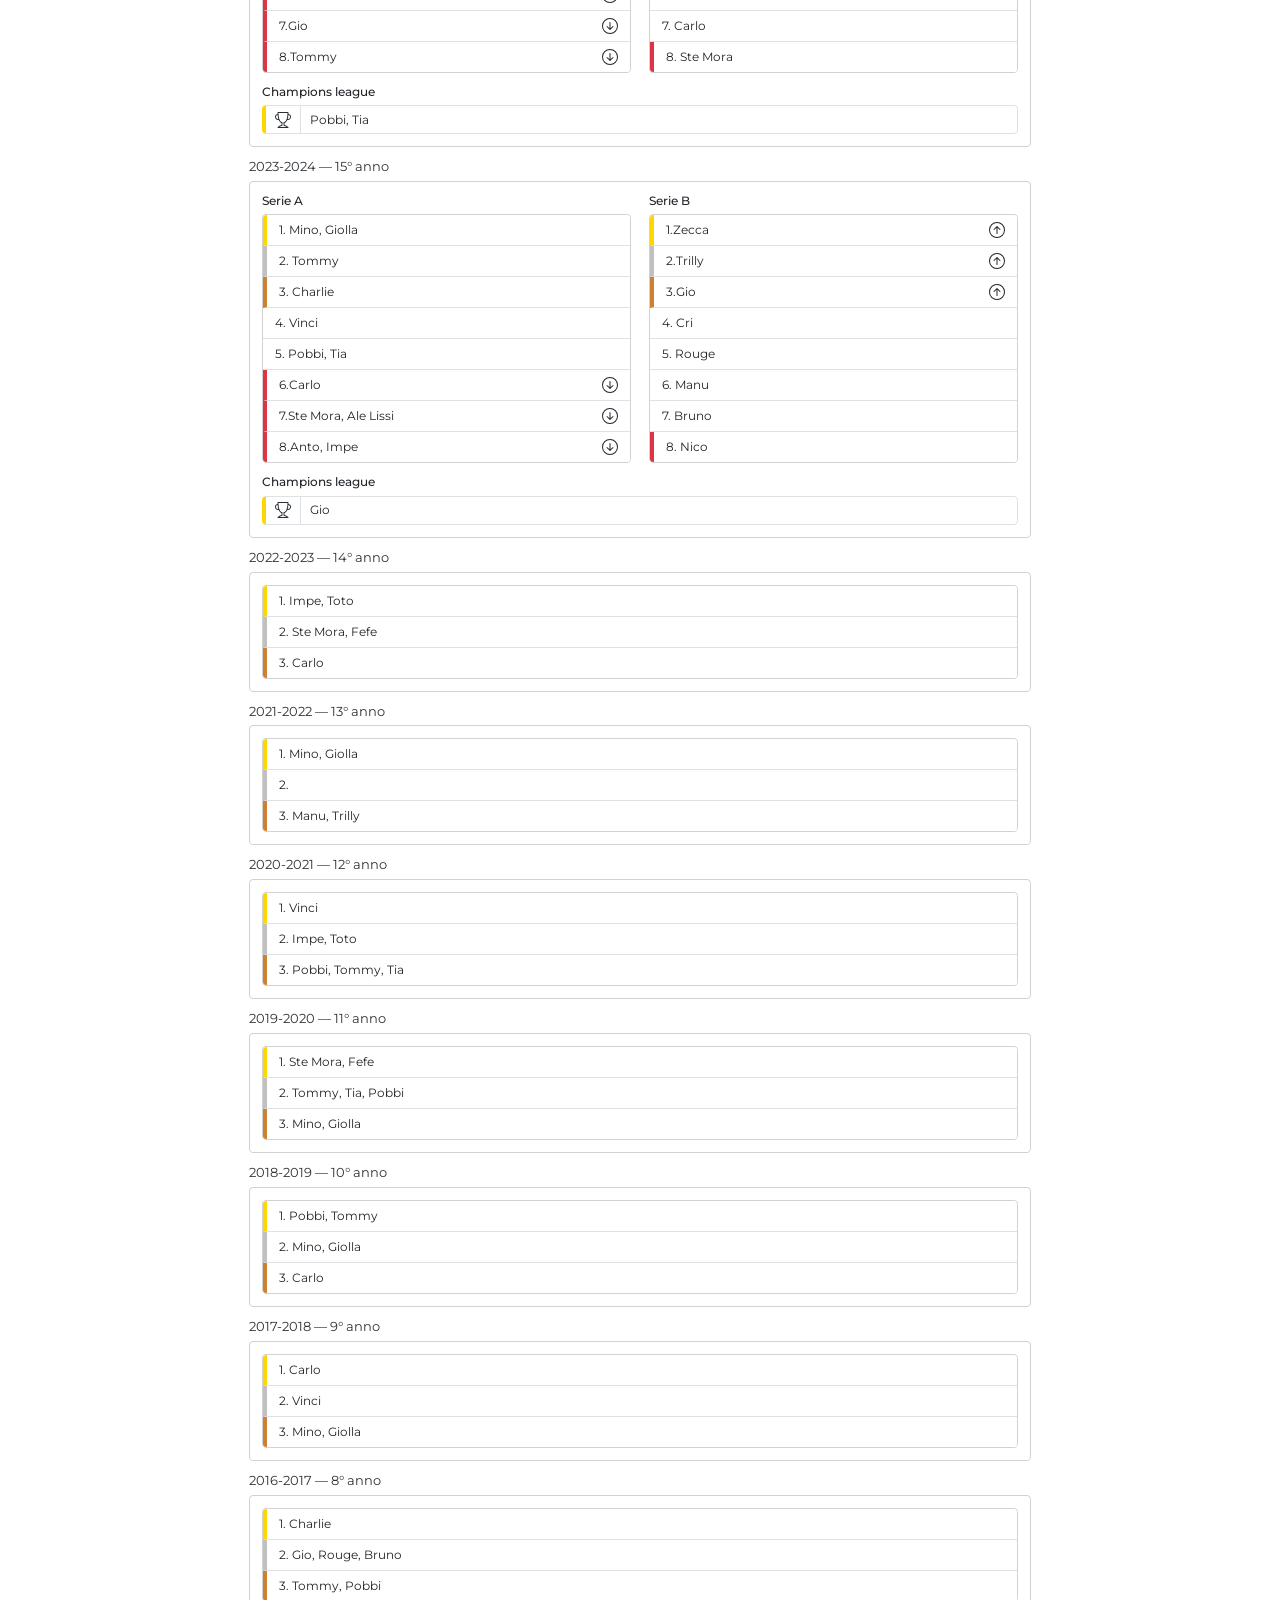
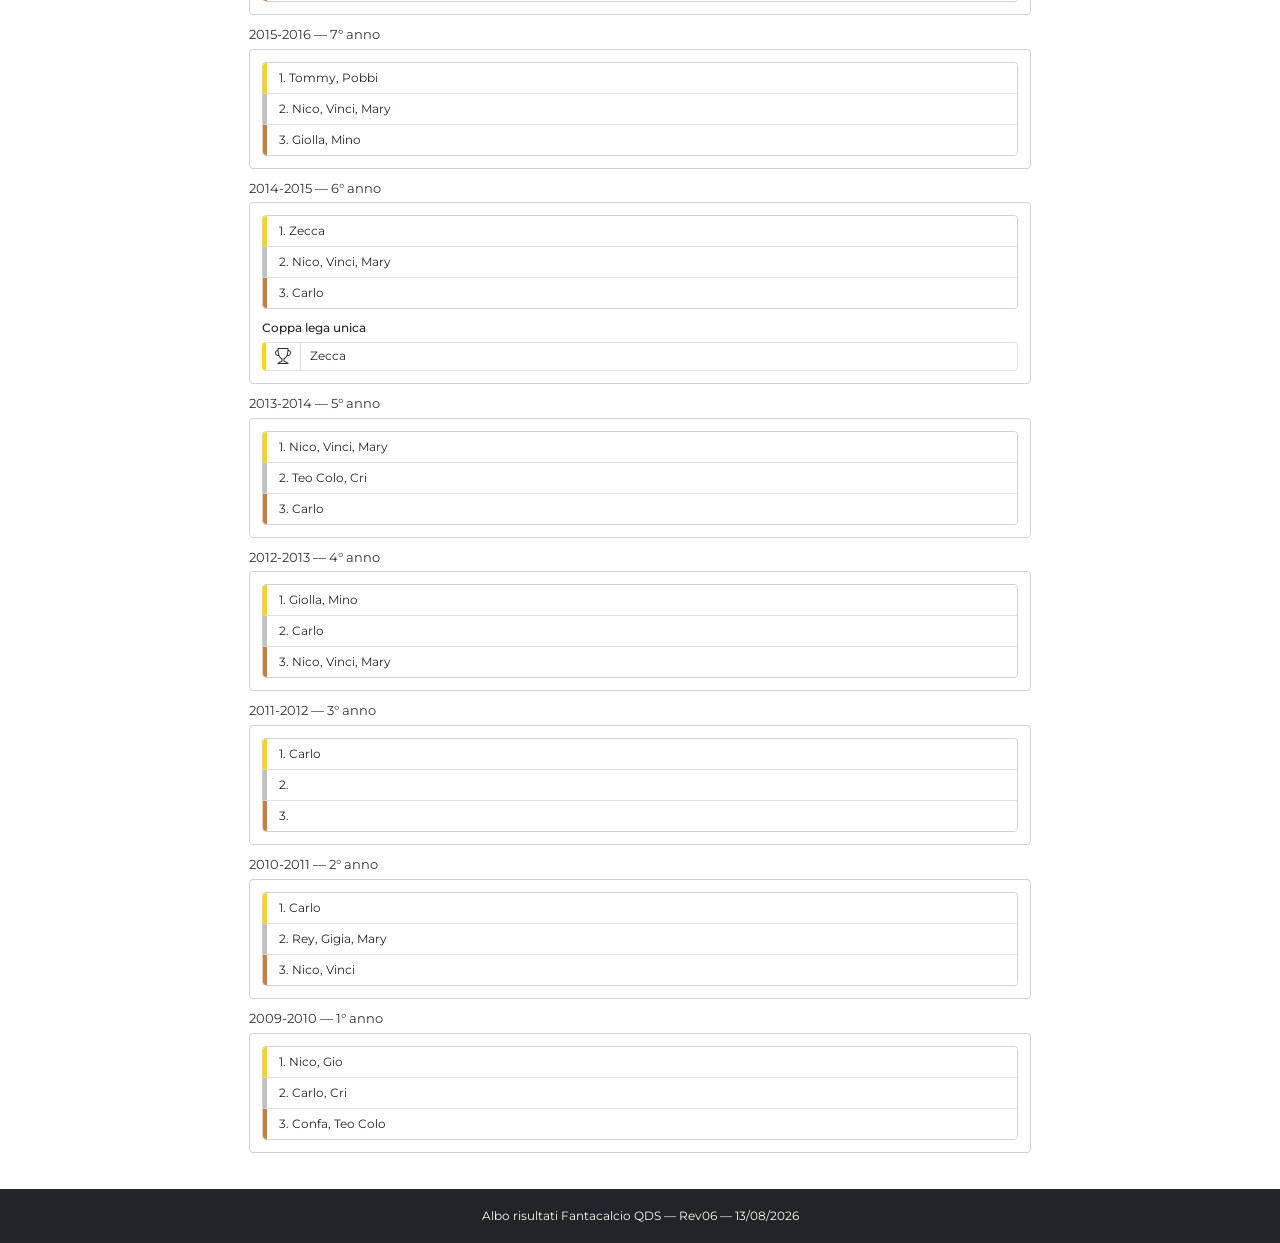
<file: scoreboard.html>
<!doctype html>
<!--
  scoreboard.html — "Albo risultati" page
  =======================================================================
  This site is split across TWO separate HTML pages that both share
  the same footer, and a similar but intentionally different navbar
  (copy-pasted into each file, since this is a plain static site with
  no templating system):

    - index.html      → "Regolamento" (the site's home/landing page):
                      storico revisioni (collapsed by default, at the
                      top), girone doppio, impostazioni Mantra, rinvii
                      partite, formazioni non schierate, Metodo Osnaghi
    - scoreboard.html → "Albo risultati" (THIS page): Palmarès summary
                      table and one card per past season

  Styling comes from the Bootstrap CSS framework (loaded from a CDN
  link below, so there is nothing to install). Bootstrap is free and
  open source (MIT license): https://getbootstrap.com

  Any small custom styling on top of Bootstrap lives in style.css
  (shared by both pages). The only JavaScript (in script.js, also
  shared) is explained there — Bootstrap's own bundled JS already
  handles the mobile navigation menu, so we barely need any custom
  code any more.

  Every meaningful element below has a unique "id" attribute, so it is
  easy to find in the browser dev tools or to link to directly.
  =======================================================================
-->
<html lang="it">
  <head>
    <meta charset="UTF-8" />
    <meta name="viewport" content="width=device-width, initial-scale=1" />

    <title>Fantacalcio QDS</title>

    <link
      rel="stylesheet"
      href="https://cdn.jsdelivr.net/npm/bootstrap@5.3.3/dist/css/bootstrap.min.css"
    />

    <link rel="preconnect" href="https://fonts.googleapis.com" />
    <link rel="preconnect" href="https://fonts.gstatic.com" crossorigin />
    <link
      href="https://fonts.googleapis.com/css2?family=Montserrat:wght@400;500;600;700&display=swap"
      rel="stylesheet"
    />

    <link rel="stylesheet" href="style.css" />
  </head>
  <body>
    <!-- ===================================================================
       NAVBAR
       ---------------------------------------------------------------
       Bootstrap's navbar component. "fixed-top" pins it to the top of
       the screen so it is always visible while scrolling (we
       compensate for this with padding-top on <body> in style.css).
       There is deliberately NO "navbar-expand-*" class here: adding
       one (e.g. "navbar-expand-lg") would show the links inline once
       the screen gets wide enough. Without it, Bootstrap keeps the
       menu collapsed behind the hamburger button at EVERY screen
       width, desktop included — which is what we want everywhere.

       Unlike the rest of the site, the navbar is intentionally
       DIFFERENT on each page: this page (scoreboard.html) only has
       the site title and a book-icon button ("navbar-ruleset-button")
       that opens index.html — there is no hamburger toggler or menu
       here. index.html's navbar instead has a trophy-icon button
       that opens scoreboard.html plus the hamburger menu with links
       to every section of index.html (see that file for the full
       explanation of its navbar).
       =================================================================== -->
    <nav id="main-navbar" class="navbar navbar-dark bg-primary fixed-top">
      <div id="navbar-container" class="container-fluid">
        <a id="navbar-brand-link" class="navbar-brand fw-bold" href="index.html"
          >Fantacalcio QDS</a
        >

        <a
          id="navbar-ruleset-button"
          class="btn btn-outline-light"
          href="index.html"
          aria-label="Regolamento"
        >
          <svg
            xmlns="http://www.w3.org/2000/svg"
            width="16"
            height="16"
            fill="currentColor"
            class="bi bi-book-half"
            viewBox="0 0 16 16"
          >
            <path
              d="M8.5 2.687c.654-.689 1.782-.886 3.112-.752 1.234.124 2.503.523 3.388.893v9.923c-.918-.35-2.107-.692-3.287-.81-1.094-.111-2.278-.039-3.213.492zM8 1.783C7.015.936 5.587.81 4.287.94c-1.514.153-3.042.672-3.994 1.105A.5.5 0 0 0 0 2.5v11a.5.5 0 0 0 .707.455c.882-.4 2.303-.881 3.68-1.02 1.409-.142 2.59.087 3.223.877a.5.5 0 0 0 .78 0c.633-.79 1.814-1.019 3.222-.877 1.378.139 2.8.62 3.681 1.02A.5.5 0 0 0 16 13.5v-11a.5.5 0 0 0-.293-.455c-.952-.433-2.48-.952-3.994-1.105C10.413.809 8.985.936 8 1.783"
            />
          </svg>
        </a>
      </div>
    </nav>

    <div id="page-container" class="container">
      <section id="albo-risultati" class="mb-5 rulebook-section">
        <div id="albo-risultati-title-card" class="card mb-3">
          <div id="albo-risultati-title-card-body" class="card-body">
            <h2 id="albo-risultati-title-text" class="mb-0">Albo risultati</h2>
          </div>
        </div>
        <!-- Palmarès -->
        <h3 id="palmares" class="h5 mb-2 card-label">Palmarès</h3>
        <div id="palmares-card" class="card mb-4">
          <div class="card-body">
            <div id="palmares-table-container" class="table-responsive">
              <table
                id="palmares-table"
                class="table table-bordered table-sm mb-0"
              >
                <thead>
                  <tr>
                    <th></th>
                    <th id="palmares-th-totale" class="palmares-sortable">
                      Totale
                    </th>
                    <th id="palmares-th-lega-unica" class="palmares-sortable">
                      Unico
                    </th>
                    <th id="palmares-th-a" class="palmares-sortable">A</th>
                    <th id="palmares-th-b" class="palmares-sortable">B</th>
                    <th id="palmares-th-coppa" class="palmares-sortable">
                      Coppa
                    </th>
                  </tr>
                </thead>
                <tbody>
                  <tr>
                    <td>Pobbi</td>
                    <td data-value="4">
                      <span class="badge rounded-pill badge-coppa">4</span>
                    </td>
                    <td data-value="2">
                      <span class="badge rounded-pill badge-coppa">2</span>
                    </td>
                    <td data-value="1">
                      <span class="badge rounded-pill badge-coppa">1</span>
                    </td>
                    <td data-value="0"></td>
                    <td data-value="1">
                      <span class="badge rounded-pill badge-coppa">1</span>
                    </td>
                  </tr>
                  <tr>
                    <td>Carlo</td>
                    <td data-value="3">
                      <span class="badge rounded-pill badge-coppa">3</span>
                    </td>
                    <td data-value="3">
                      <span class="badge rounded-pill badge-coppa">3</span>
                    </td>
                    <td data-value="0"></td>
                    <td data-value="0"></td>
                    <td data-value="0"></td>
                  </tr>
                  <tr>
                    <td>Giolla</td>
                    <td data-value="3">
                      <span class="badge rounded-pill badge-coppa">3</span>
                    </td>
                    <td data-value="2">
                      <span class="badge rounded-pill badge-coppa">2</span>
                    </td>
                    <td data-value="1">
                      <span class="badge rounded-pill badge-coppa">1</span>
                    </td>
                    <td data-value="0"></td>
                    <td data-value="0"></td>
                  </tr>
                  <tr>
                    <td>Mino</td>
                    <td data-value="3">
                      <span class="badge rounded-pill badge-coppa">3</span>
                    </td>
                    <td data-value="2">
                      <span class="badge rounded-pill badge-coppa">2</span>
                    </td>
                    <td data-value="1">
                      <span class="badge rounded-pill badge-coppa">1</span>
                    </td>
                    <td data-value="0"></td>
                    <td data-value="0"></td>
                  </tr>
                  <tr>
                    <td>Zecca</td>
                    <td data-value="3">
                      <span class="badge rounded-pill badge-coppa">3</span>
                    </td>
                    <td data-value="1">
                      <span class="badge rounded-pill badge-coppa">1</span>
                    </td>
                    <td data-value="0"></td>
                    <td data-value="1">
                      <span class="badge rounded-pill badge-coppa">1</span>
                    </td>
                    <td data-value="1">
                      <span class="badge rounded-pill badge-coppa">1</span>
                    </td>
                  </tr>
                  <tr>
                    <td>Gio</td>
                    <td data-value="3">
                      <span class="badge rounded-pill badge-coppa">3</span>
                    </td>
                    <td data-value="1">
                      <span class="badge rounded-pill badge-coppa">1</span>
                    </td>
                    <td data-value="0"></td>
                    <td data-value="1">
                      <span class="badge rounded-pill badge-coppa">1</span>
                    </td>
                    <td data-value="1">
                      <span class="badge rounded-pill badge-coppa">1</span>
                    </td>
                  </tr>
                  <tr>
                    <td>Nico</td>
                    <td data-value="2">
                      <span class="badge rounded-pill badge-coppa">2</span>
                    </td>
                    <td data-value="2">
                      <span class="badge rounded-pill badge-coppa">2</span>
                    </td>
                    <td data-value="0"></td>
                    <td data-value="0"></td>
                    <td data-value="0"></td>
                  </tr>
                  <tr>
                    <td>Tommy</td>
                    <td data-value="2">
                      <span class="badge rounded-pill badge-coppa">2</span>
                    </td>
                    <td data-value="2">
                      <span class="badge rounded-pill badge-coppa">2</span>
                    </td>
                    <td data-value="0"></td>
                    <td data-value="0"></td>
                    <td data-value="0"></td>
                  </tr>
                  <tr>
                    <td>Vinci</td>
                    <td data-value="2">
                      <span class="badge rounded-pill badge-coppa">2</span>
                    </td>
                    <td data-value="2">
                      <span class="badge rounded-pill badge-coppa">2</span>
                    </td>
                    <td data-value="0"></td>
                    <td data-value="0"></td>
                    <td data-value="0"></td>
                  </tr>
                  <tr>
                    <td>Charlie</td>
                    <td data-value="2">
                      <span class="badge rounded-pill badge-coppa">2</span>
                    </td>
                    <td data-value="1">
                      <span class="badge rounded-pill badge-coppa">1</span>
                    </td>
                    <td data-value="1">
                      <span class="badge rounded-pill badge-coppa">1</span>
                    </td>
                    <td data-value="0"></td>
                    <td data-value="0"></td>
                  </tr>
                  <tr>
                    <td>Tia</td>
                    <td data-value="2">
                      <span class="badge rounded-pill badge-coppa">2</span>
                    </td>
                    <td data-value="0"></td>
                    <td data-value="1">
                      <span class="badge rounded-pill badge-coppa">1</span>
                    </td>
                    <td data-value="0"></td>
                    <td data-value="1">
                      <span class="badge rounded-pill badge-coppa">1</span>
                    </td>
                  </tr>
                  <tr>
                    <td>Fefe</td>
                    <td data-value="1">
                      <span class="badge rounded-pill badge-coppa">1</span>
                    </td>
                    <td data-value="1">
                      <span class="badge rounded-pill badge-coppa">1</span>
                    </td>
                    <td data-value="0"></td>
                    <td data-value="0"></td>
                    <td data-value="0"></td>
                  </tr>
                  <tr>
                    <td>Impe</td>
                    <td data-value="1">
                      <span class="badge rounded-pill badge-coppa">1</span>
                    </td>
                    <td data-value="1">
                      <span class="badge rounded-pill badge-coppa">1</span>
                    </td>
                    <td data-value="0"></td>
                    <td data-value="0"></td>
                    <td data-value="0"></td>
                  </tr>
                  <tr>
                    <td>Mary</td>
                    <td data-value="1">
                      <span class="badge rounded-pill badge-coppa">1</span>
                    </td>
                    <td data-value="1">
                      <span class="badge rounded-pill badge-coppa">1</span>
                    </td>
                    <td data-value="0"></td>
                    <td data-value="0"></td>
                    <td data-value="0"></td>
                  </tr>
                  <tr>
                    <td>Ste Mora</td>
                    <td data-value="1">
                      <span class="badge rounded-pill badge-coppa">1</span>
                    </td>
                    <td data-value="1">
                      <span class="badge rounded-pill badge-coppa">1</span>
                    </td>
                    <td data-value="0"></td>
                    <td data-value="0"></td>
                    <td data-value="0"></td>
                  </tr>
                  <tr>
                    <td>Toto</td>
                    <td data-value="1">
                      <span class="badge rounded-pill badge-coppa">1</span>
                    </td>
                    <td data-value="1">
                      <span class="badge rounded-pill badge-coppa">1</span>
                    </td>
                    <td data-value="0"></td>
                    <td data-value="0"></td>
                    <td data-value="0"></td>
                  </tr>
                  <tr>
                    <td>Bruno</td>
                    <td data-value="1">
                      <span class="badge rounded-pill badge-coppa">1</span>
                    </td>
                    <td data-value="0"></td>
                    <td data-value="0"></td>
                    <td data-value="1">
                      <span class="badge rounded-pill badge-coppa">1</span>
                    </td>
                    <td data-value="0"></td>
                  </tr>
                  <tr>
                    <td>Cri</td>
                    <td data-value="1">
                      <span class="badge rounded-pill badge-coppa">1</span>
                    </td>
                    <td data-value="0"></td>
                    <td data-value="0"></td>
                    <td data-value="0"></td>
                    <td data-value="1">
                      <span class="badge rounded-pill badge-coppa">1</span>
                    </td>
                  </tr>
                  <tr>
                    <td>Ale Lissi</td>
                    <td data-value="0"></td>
                    <td data-value="0"></td>
                    <td data-value="0"></td>
                    <td data-value="0"></td>
                    <td data-value="0"></td>
                  </tr>
                  <tr>
                    <td>Anto</td>
                    <td data-value="0"></td>
                    <td data-value="0"></td>
                    <td data-value="0"></td>
                    <td data-value="0"></td>
                    <td data-value="0"></td>
                  </tr>
                  <tr>
                    <td>Confa</td>
                    <td data-value="0"></td>
                    <td data-value="0"></td>
                    <td data-value="0"></td>
                    <td data-value="0"></td>
                    <td data-value="0"></td>
                  </tr>
                  <tr>
                    <td>Gigia</td>
                    <td data-value="0"></td>
                    <td data-value="0"></td>
                    <td data-value="0"></td>
                    <td data-value="0"></td>
                    <td data-value="0"></td>
                  </tr>
                  <tr>
                    <td>Manu</td>
                    <td data-value="0"></td>
                    <td data-value="0"></td>
                    <td data-value="0"></td>
                    <td data-value="0"></td>
                    <td data-value="0"></td>
                  </tr>
                  <tr>
                    <td>Rey</td>
                    <td data-value="0"></td>
                    <td data-value="0"></td>
                    <td data-value="0"></td>
                    <td data-value="0"></td>
                    <td data-value="0"></td>
                  </tr>
                  <tr>
                    <td>Rouge</td>
                    <td data-value="0"></td>
                    <td data-value="0"></td>
                    <td data-value="0"></td>
                    <td data-value="0"></td>
                    <td data-value="0"></td>
                  </tr>
                  <tr>
                    <td>Teo Colo</td>
                    <td data-value="0"></td>
                    <td data-value="0"></td>
                    <td data-value="0"></td>
                    <td data-value="0"></td>
                    <td data-value="0"></td>
                  </tr>
                  <tr>
                    <td>Teo Lanti</td>
                    <td data-value="0"></td>
                    <td data-value="0"></td>
                    <td data-value="0"></td>
                    <td data-value="0"></td>
                    <td data-value="0"></td>
                  </tr>
                  <tr>
                    <td>Trilly</td>
                    <td data-value="0"></td>
                    <td data-value="0"></td>
                    <td data-value="0"></td>
                    <td data-value="0"></td>
                    <td data-value="0"></td>
                  </tr>
                </tbody>
              </table>
            </div>
          </div>
        </div>

        <!-- Each past season gets its own card with a unique id, so you
           can link straight to e.g. "albo-risultati.html#year-2016-2017".
           Years with a "girone unico" (no Serie A/Serie B split) only
           have one table inside the card; years with the split have
           two, stacked one above the other (single column layout). -->

        <h3 id="year-2025-2026" class="h5 mb-2 card-label">
          2025-2026 — 17° anno
        </h3>

        <div class="card mb-3">
          <div class="card-body">
            <div class="row">
              <div class="col-6">
                <h3 class="h6">Serie A</h3>
                <div class="card">
                  <ol
                    id="year-2025-2026-serie-a-table"
                    class="list-group list-group-numbered list-group-flush"
                  >
                    <li class="list-group-item">Charlie</li>
                    <li class="list-group-item">Mino, Giolla</li>
                    <li class="list-group-item">Pobbi, Tia</li>
                    <li class="list-group-item">Manu</li>
                    <li class="list-group-item">Trilly</li>
                    <li class="list-group-item d-flex align-items-center">
                      Bruno<svg
                        xmlns="http://www.w3.org/2000/svg"
                        width="16"
                        height="16"
                        fill="currentColor"
                        class="bi bi-arrow-down-circle ms-auto"
                        viewBox="0 0 16 16"
                      >
                        <path
                          fill-rule="evenodd"
                          d="M1 8a7 7 0 1 0 14 0A7 7 0 0 0 1 8m15 0A8 8 0 1 1 0 8a8 8 0 0 1 16 0M8.5 4.5a.5.5 0 0 0-1 0v5.793L5.354 8.146a.5.5 0 1 0-.708.708l3 3a.5.5 0 0 0 .708 0l3-3a.5.5 0 0 0-.708-.708L8.5 10.293z"
                        />
                      </svg>
                    </li>
                    <li class="list-group-item d-flex align-items-center">
                      Zecca<svg
                        xmlns="http://www.w3.org/2000/svg"
                        width="16"
                        height="16"
                        fill="currentColor"
                        class="bi bi-arrow-down-circle ms-auto"
                        viewBox="0 0 16 16"
                      >
                        <path
                          fill-rule="evenodd"
                          d="M1 8a7 7 0 1 0 14 0A7 7 0 0 0 1 8m15 0A8 8 0 1 1 0 8a8 8 0 0 1 16 0M8.5 4.5a.5.5 0 0 0-1 0v5.793L5.354 8.146a.5.5 0 1 0-.708.708l3 3a.5.5 0 0 0 .708 0l3-3a.5.5 0 0 0-.708-.708L8.5 10.293z"
                        />
                      </svg>
                    </li>
                    <li class="list-group-item d-flex align-items-center">
                      Anto, Impe<svg
                        xmlns="http://www.w3.org/2000/svg"
                        width="16"
                        height="16"
                        fill="currentColor"
                        class="bi bi-arrow-down-circle ms-auto"
                        viewBox="0 0 16 16"
                      >
                        <path
                          fill-rule="evenodd"
                          d="M1 8a7 7 0 1 0 14 0A7 7 0 0 0 1 8m15 0A8 8 0 1 1 0 8a8 8 0 0 1 16 0M8.5 4.5a.5.5 0 0 0-1 0v5.793L5.354 8.146a.5.5 0 1 0-.708.708l3 3a.5.5 0 0 0 .708 0l3-3a.5.5 0 0 0-.708-.708L8.5 10.293z"
                        />
                      </svg>
                    </li>
                  </ol>
                </div>
              </div>
              <div class="col-6">
                <h3 class="h6">Serie B</h3>
                <div class="card">
                  <ol
                    id="year-2025-2026-serie-b-table"
                    class="list-group list-group-numbered list-group-flush"
                  >
                    <li class="list-group-item d-flex align-items-center">
                      Gio<svg
                        xmlns="http://www.w3.org/2000/svg"
                        width="16"
                        height="16"
                        fill="currentColor"
                        class="bi bi-arrow-up-circle ms-auto"
                        viewBox="0 0 16 16"
                      >
                        <path
                          fill-rule="evenodd"
                          d="M1 8a7 7 0 1 0 14 0A7 7 0 0 0 1 8m15 0A8 8 0 1 1 0 8a8 8 0 0 1 16 0m-7.5 3.5a.5.5 0 0 1-1 0V5.707L5.354 7.854a.5.5 0 1 1-.708-.708l3-3a.5.5 0 0 1 .708 0l3 3a.5.5 0 0 1-.708.708L8.5 5.707z"
                        />
                      </svg>
                    </li>
                    <li class="list-group-item d-flex align-items-center">
                      Tommy<svg
                        xmlns="http://www.w3.org/2000/svg"
                        width="16"
                        height="16"
                        fill="currentColor"
                        class="bi bi-arrow-up-circle ms-auto"
                        viewBox="0 0 16 16"
                      >
                        <path
                          fill-rule="evenodd"
                          d="M1 8a7 7 0 1 0 14 0A7 7 0 0 0 1 8m15 0A8 8 0 1 1 0 8a8 8 0 0 1 16 0m-7.5 3.5a.5.5 0 0 1-1 0V5.707L5.354 7.854a.5.5 0 1 1-.708-.708l3-3a.5.5 0 0 1 .708 0l3 3a.5.5 0 0 1-.708.708L8.5 5.707z"
                        />
                      </svg>
                    </li>
                    <li class="list-group-item d-flex align-items-center">
                      Ste Mora, Teo Lanti<svg
                        xmlns="http://www.w3.org/2000/svg"
                        width="16"
                        height="16"
                        fill="currentColor"
                        class="bi bi-arrow-up-circle ms-auto"
                        viewBox="0 0 16 16"
                      >
                        <path
                          fill-rule="evenodd"
                          d="M1 8a7 7 0 1 0 14 0A7 7 0 0 0 1 8m15 0A8 8 0 1 1 0 8a8 8 0 0 1 16 0m-7.5 3.5a.5.5 0 0 1-1 0V5.707L5.354 7.854a.5.5 0 1 1-.708-.708l3-3a.5.5 0 0 1 .708 0l3 3a.5.5 0 0 1-.708.708L8.5 5.707z"
                        />
                      </svg>
                    </li>
                    <li class="list-group-item">Vinci</li>
                    <li class="list-group-item">Nico</li>
                    <li class="list-group-item">Rouge</li>
                    <li class="list-group-item">Carlo</li>
                    <li class="list-group-item">Cri</li>
                  </ol>
                </div>
              </div>
            </div>
            <h3 class="h6 mt-3">Champions league</h3>
            <div id="year-2025-2026-champions-league" class="winner-group">
              <span class="winner-group-icon">
                <svg
                  xmlns="http://www.w3.org/2000/svg"
                  width="16"
                  height="16"
                  fill="currentColor"
                  class="bi bi-trophy"
                  viewBox="0 0 16 16"
                >
                  <path
                    d="M2.5.5A.5.5 0 0 1 3 0h10a.5.5 0 0 1 .5.5q0 .807-.034 1.536a3 3 0 1 1-1.133 5.89c-.79 1.865-1.878 2.777-2.833 3.011v2.173l1.425.356c.194.048.377.135.537.255L13.3 15.1a.5.5 0 0 1-.3.9H3a.5.5 0 0 1-.3-.9l1.838-1.379c.16-.12.343-.207.537-.255L6.5 13.11v-2.173c-.955-.234-2.043-1.146-2.833-3.012a3 3 0 1 1-1.132-5.89A33 33 0 0 1 2.5.5m.099 2.54a2 2 0 0 0 .72 3.935c-.333-1.05-.588-2.346-.72-3.935m10.083 3.935a2 2 0 0 0 .72-3.935c-.133 1.59-.388 2.885-.72 3.935M3.504 1q.01.775.056 1.469c.13 2.028.457 3.546.87 4.667C5.294 9.48 6.484 10 7 10a.5.5 0 0 1 .5.5v2.61a1 1 0 0 1-.757.97l-1.426.356a.5.5 0 0 0-.179.085L4.5 15h7l-.638-.479a.5.5 0 0 0-.18-.085l-1.425-.356a1 1 0 0 1-.757-.97V10.5A.5.5 0 0 1 9 10c.516 0 1.706-.52 2.57-2.864.413-1.12.74-2.64.87-4.667q.045-.694.056-1.469z"
                  />
                </svg>
              </span>
              <span class="winner-group-name">Cri</span>
            </div>
          </div>
        </div>

        <h3 id="year-2024-2025" class="h5 mb-2 card-label">
          2024-2025 — 16° anno
        </h3>

        <div class="card mb-3">
          <div class="card-body">
            <div class="row">
              <div class="col-6">
                <h3 class="h6">Serie A</h3>
                <div class="card">
                  <ol
                    id="year-2024-2025-serie-a-table"
                    class="list-group list-group-numbered list-group-flush"
                  >
                    <li class="list-group-item">Pobbi, Tia</li>
                    <li class="list-group-item">Charlie</li>
                    <li class="list-group-item">Mino, Giolla</li>
                    <li class="list-group-item">Trilly</li>
                    <li class="list-group-item">Zecca</li>
                    <li class="list-group-item d-flex align-items-center">
                      Vinci<svg
                        xmlns="http://www.w3.org/2000/svg"
                        width="16"
                        height="16"
                        fill="currentColor"
                        class="bi bi-arrow-down-circle ms-auto"
                        viewBox="0 0 16 16"
                      >
                        <path
                          fill-rule="evenodd"
                          d="M1 8a7 7 0 1 0 14 0A7 7 0 0 0 1 8m15 0A8 8 0 1 1 0 8a8 8 0 0 1 16 0M8.5 4.5a.5.5 0 0 0-1 0v5.793L5.354 8.146a.5.5 0 1 0-.708.708l3 3a.5.5 0 0 0 .708 0l3-3a.5.5 0 0 0-.708-.708L8.5 10.293z"
                        />
                      </svg>
                    </li>
                    <li class="list-group-item d-flex align-items-center">
                      Gio<svg
                        xmlns="http://www.w3.org/2000/svg"
                        width="16"
                        height="16"
                        fill="currentColor"
                        class="bi bi-arrow-down-circle ms-auto"
                        viewBox="0 0 16 16"
                      >
                        <path
                          fill-rule="evenodd"
                          d="M1 8a7 7 0 1 0 14 0A7 7 0 0 0 1 8m15 0A8 8 0 1 1 0 8a8 8 0 0 1 16 0M8.5 4.5a.5.5 0 0 0-1 0v5.793L5.354 8.146a.5.5 0 1 0-.708.708l3 3a.5.5 0 0 0 .708 0l3-3a.5.5 0 0 0-.708-.708L8.5 10.293z"
                        />
                      </svg>
                    </li>
                    <li class="list-group-item d-flex align-items-center">
                      Tommy<svg
                        xmlns="http://www.w3.org/2000/svg"
                        width="16"
                        height="16"
                        fill="currentColor"
                        class="bi bi-arrow-down-circle ms-auto"
                        viewBox="0 0 16 16"
                      >
                        <path
                          fill-rule="evenodd"
                          d="M1 8a7 7 0 1 0 14 0A7 7 0 0 0 1 8m15 0A8 8 0 1 1 0 8a8 8 0 0 1 16 0M8.5 4.5a.5.5 0 0 0-1 0v5.793L5.354 8.146a.5.5 0 1 0-.708.708l3 3a.5.5 0 0 0 .708 0l3-3a.5.5 0 0 0-.708-.708L8.5 10.293z"
                        />
                      </svg>
                    </li>
                  </ol>
                </div>
              </div>
              <div class="col-6">
                <h3 class="h6">Serie B</h3>
                <div class="card">
                  <ol
                    id="year-2024-2025-serie-b-table"
                    class="list-group list-group-numbered list-group-flush"
                  >
                    <li class="list-group-item d-flex align-items-center">
                      Bruno<svg
                        xmlns="http://www.w3.org/2000/svg"
                        width="16"
                        height="16"
                        fill="currentColor"
                        class="bi bi-arrow-up-circle ms-auto"
                        viewBox="0 0 16 16"
                      >
                        <path
                          fill-rule="evenodd"
                          d="M1 8a7 7 0 1 0 14 0A7 7 0 0 0 1 8m15 0A8 8 0 1 1 0 8a8 8 0 0 1 16 0m-7.5 3.5a.5.5 0 0 1-1 0V5.707L5.354 7.854a.5.5 0 1 1-.708-.708l3-3a.5.5 0 0 1 .708 0l3 3a.5.5 0 0 1-.708.708L8.5 5.707z"
                        />
                      </svg>
                    </li>
                    <li class="list-group-item d-flex align-items-center">
                      Anto, Impe<svg
                        xmlns="http://www.w3.org/2000/svg"
                        width="16"
                        height="16"
                        fill="currentColor"
                        class="bi bi-arrow-up-circle ms-auto"
                        viewBox="0 0 16 16"
                      >
                        <path
                          fill-rule="evenodd"
                          d="M1 8a7 7 0 1 0 14 0A7 7 0 0 0 1 8m15 0A8 8 0 1 1 0 8a8 8 0 0 1 16 0m-7.5 3.5a.5.5 0 0 1-1 0V5.707L5.354 7.854a.5.5 0 1 1-.708-.708l3-3a.5.5 0 0 1 .708 0l3 3a.5.5 0 0 1-.708.708L8.5 5.707z"
                        />
                      </svg>
                    </li>
                    <li class="list-group-item d-flex align-items-center">
                      Manu<svg
                        xmlns="http://www.w3.org/2000/svg"
                        width="16"
                        height="16"
                        fill="currentColor"
                        class="bi bi-arrow-up-circle ms-auto"
                        viewBox="0 0 16 16"
                      >
                        <path
                          fill-rule="evenodd"
                          d="M1 8a7 7 0 1 0 14 0A7 7 0 0 0 1 8m15 0A8 8 0 1 1 0 8a8 8 0 0 1 16 0m-7.5 3.5a.5.5 0 0 1-1 0V5.707L5.354 7.854a.5.5 0 1 1-.708-.708l3-3a.5.5 0 0 1 .708 0l3 3a.5.5 0 0 1-.708.708L8.5 5.707z"
                        />
                      </svg>
                    </li>
                    <li class="list-group-item">Cri</li>
                    <li class="list-group-item">Rouge</li>
                    <li class="list-group-item">Nico</li>
                    <li class="list-group-item">Carlo</li>
                    <li class="list-group-item">Ste Mora</li>
                  </ol>
                </div>
              </div>
            </div>
            <h3 class="h6 mt-3">Champions league</h3>
            <div id="year-2024-2025-champions-league" class="winner-group">
              <span class="winner-group-icon">
                <svg
                  xmlns="http://www.w3.org/2000/svg"
                  width="16"
                  height="16"
                  fill="currentColor"
                  class="bi bi-trophy"
                  viewBox="0 0 16 16"
                >
                  <path
                    d="M2.5.5A.5.5 0 0 1 3 0h10a.5.5 0 0 1 .5.5q0 .807-.034 1.536a3 3 0 1 1-1.133 5.89c-.79 1.865-1.878 2.777-2.833 3.011v2.173l1.425.356c.194.048.377.135.537.255L13.3 15.1a.5.5 0 0 1-.3.9H3a.5.5 0 0 1-.3-.9l1.838-1.379c.16-.12.343-.207.537-.255L6.5 13.11v-2.173c-.955-.234-2.043-1.146-2.833-3.012a3 3 0 1 1-1.132-5.89A33 33 0 0 1 2.5.5m.099 2.54a2 2 0 0 0 .72 3.935c-.333-1.05-.588-2.346-.72-3.935m10.083 3.935a2 2 0 0 0 .72-3.935c-.133 1.59-.388 2.885-.72 3.935M3.504 1q.01.775.056 1.469c.13 2.028.457 3.546.87 4.667C5.294 9.48 6.484 10 7 10a.5.5 0 0 1 .5.5v2.61a1 1 0 0 1-.757.97l-1.426.356a.5.5 0 0 0-.179.085L4.5 15h7l-.638-.479a.5.5 0 0 0-.18-.085l-1.425-.356a1 1 0 0 1-.757-.97V10.5A.5.5 0 0 1 9 10c.516 0 1.706-.52 2.57-2.864.413-1.12.74-2.64.87-4.667q.045-.694.056-1.469z"
                  />
                </svg>
              </span>
              <span class="winner-group-name">Pobbi, Tia</span>
            </div>
          </div>
        </div>

        <h3 id="year-2023-2024" class="h5 mb-2 card-label">
          2023-2024 — 15° anno
        </h3>

        <div class="card mb-3">
          <div class="card-body">
            <div class="row">
              <div class="col-6">
                <h3 class="h6">Serie A</h3>
                <div class="card">
                  <ol
                    id="year-2023-2024-serie-a-table"
                    class="list-group list-group-numbered list-group-flush"
                  >
                    <li class="list-group-item">Mino, Giolla</li>
                    <li class="list-group-item">Tommy</li>
                    <li class="list-group-item">Charlie</li>
                    <li class="list-group-item">Vinci</li>
                    <li class="list-group-item">Pobbi, Tia</li>
                    <li class="list-group-item d-flex align-items-center">
                      Carlo<svg
                        xmlns="http://www.w3.org/2000/svg"
                        width="16"
                        height="16"
                        fill="currentColor"
                        class="bi bi-arrow-down-circle ms-auto"
                        viewBox="0 0 16 16"
                      >
                        <path
                          fill-rule="evenodd"
                          d="M1 8a7 7 0 1 0 14 0A7 7 0 0 0 1 8m15 0A8 8 0 1 1 0 8a8 8 0 0 1 16 0M8.5 4.5a.5.5 0 0 0-1 0v5.793L5.354 8.146a.5.5 0 1 0-.708.708l3 3a.5.5 0 0 0 .708 0l3-3a.5.5 0 0 0-.708-.708L8.5 10.293z"
                        />
                      </svg>
                    </li>
                    <li class="list-group-item d-flex align-items-center">
                      Ste Mora, Ale Lissi<svg
                        xmlns="http://www.w3.org/2000/svg"
                        width="16"
                        height="16"
                        fill="currentColor"
                        class="bi bi-arrow-down-circle ms-auto"
                        viewBox="0 0 16 16"
                      >
                        <path
                          fill-rule="evenodd"
                          d="M1 8a7 7 0 1 0 14 0A7 7 0 0 0 1 8m15 0A8 8 0 1 1 0 8a8 8 0 0 1 16 0M8.5 4.5a.5.5 0 0 0-1 0v5.793L5.354 8.146a.5.5 0 1 0-.708.708l3 3a.5.5 0 0 0 .708 0l3-3a.5.5 0 0 0-.708-.708L8.5 10.293z"
                        />
                      </svg>
                    </li>
                    <li class="list-group-item d-flex align-items-center">
                      Anto, Impe<svg
                        xmlns="http://www.w3.org/2000/svg"
                        width="16"
                        height="16"
                        fill="currentColor"
                        class="bi bi-arrow-down-circle ms-auto"
                        viewBox="0 0 16 16"
                      >
                        <path
                          fill-rule="evenodd"
                          d="M1 8a7 7 0 1 0 14 0A7 7 0 0 0 1 8m15 0A8 8 0 1 1 0 8a8 8 0 0 1 16 0M8.5 4.5a.5.5 0 0 0-1 0v5.793L5.354 8.146a.5.5 0 1 0-.708.708l3 3a.5.5 0 0 0 .708 0l3-3a.5.5 0 0 0-.708-.708L8.5 10.293z"
                        />
                      </svg>
                    </li>
                  </ol>
                </div>
              </div>
              <div class="col-6">
                <h3 class="h6">Serie B</h3>
                <div class="card">
                  <ol
                    id="year-2023-2024-serie-b-table"
                    class="list-group list-group-numbered list-group-flush"
                  >
                    <li class="list-group-item d-flex align-items-center">
                      Zecca<svg
                        xmlns="http://www.w3.org/2000/svg"
                        width="16"
                        height="16"
                        fill="currentColor"
                        class="bi bi-arrow-up-circle ms-auto"
                        viewBox="0 0 16 16"
                      >
                        <path
                          fill-rule="evenodd"
                          d="M1 8a7 7 0 1 0 14 0A7 7 0 0 0 1 8m15 0A8 8 0 1 1 0 8a8 8 0 0 1 16 0m-7.5 3.5a.5.5 0 0 1-1 0V5.707L5.354 7.854a.5.5 0 1 1-.708-.708l3-3a.5.5 0 0 1 .708 0l3 3a.5.5 0 0 1-.708.708L8.5 5.707z"
                        />
                      </svg>
                    </li>
                    <li class="list-group-item d-flex align-items-center">
                      Trilly<svg
                        xmlns="http://www.w3.org/2000/svg"
                        width="16"
                        height="16"
                        fill="currentColor"
                        class="bi bi-arrow-up-circle ms-auto"
                        viewBox="0 0 16 16"
                      >
                        <path
                          fill-rule="evenodd"
                          d="M1 8a7 7 0 1 0 14 0A7 7 0 0 0 1 8m15 0A8 8 0 1 1 0 8a8 8 0 0 1 16 0m-7.5 3.5a.5.5 0 0 1-1 0V5.707L5.354 7.854a.5.5 0 1 1-.708-.708l3-3a.5.5 0 0 1 .708 0l3 3a.5.5 0 0 1-.708.708L8.5 5.707z"
                        />
                      </svg>
                    </li>
                    <li class="list-group-item d-flex align-items-center">
                      Gio<svg
                        xmlns="http://www.w3.org/2000/svg"
                        width="16"
                        height="16"
                        fill="currentColor"
                        class="bi bi-arrow-up-circle ms-auto"
                        viewBox="0 0 16 16"
                      >
                        <path
                          fill-rule="evenodd"
                          d="M1 8a7 7 0 1 0 14 0A7 7 0 0 0 1 8m15 0A8 8 0 1 1 0 8a8 8 0 0 1 16 0m-7.5 3.5a.5.5 0 0 1-1 0V5.707L5.354 7.854a.5.5 0 1 1-.708-.708l3-3a.5.5 0 0 1 .708 0l3 3a.5.5 0 0 1-.708.708L8.5 5.707z"
                        />
                      </svg>
                    </li>
                    <li class="list-group-item">Cri</li>
                    <li class="list-group-item">Rouge</li>
                    <li class="list-group-item">Manu</li>
                    <li class="list-group-item">Bruno</li>
                    <li class="list-group-item">Nico</li>
                  </ol>
                </div>
              </div>
            </div>
            <h3 class="h6 mt-3">Champions league</h3>
            <div id="year-2023-2024-champions-league" class="winner-group">
              <span class="winner-group-icon">
                <svg
                  xmlns="http://www.w3.org/2000/svg"
                  width="16"
                  height="16"
                  fill="currentColor"
                  class="bi bi-trophy"
                  viewBox="0 0 16 16"
                >
                  <path
                    d="M2.5.5A.5.5 0 0 1 3 0h10a.5.5 0 0 1 .5.5q0 .807-.034 1.536a3 3 0 1 1-1.133 5.89c-.79 1.865-1.878 2.777-2.833 3.011v2.173l1.425.356c.194.048.377.135.537.255L13.3 15.1a.5.5 0 0 1-.3.9H3a.5.5 0 0 1-.3-.9l1.838-1.379c.16-.12.343-.207.537-.255L6.5 13.11v-2.173c-.955-.234-2.043-1.146-2.833-3.012a3 3 0 1 1-1.132-5.89A33 33 0 0 1 2.5.5m.099 2.54a2 2 0 0 0 .72 3.935c-.333-1.05-.588-2.346-.72-3.935m10.083 3.935a2 2 0 0 0 .72-3.935c-.133 1.59-.388 2.885-.72 3.935M3.504 1q.01.775.056 1.469c.13 2.028.457 3.546.87 4.667C5.294 9.48 6.484 10 7 10a.5.5 0 0 1 .5.5v2.61a1 1 0 0 1-.757.97l-1.426.356a.5.5 0 0 0-.179.085L4.5 15h7l-.638-.479a.5.5 0 0 0-.18-.085l-1.425-.356a1 1 0 0 1-.757-.97V10.5A.5.5 0 0 1 9 10c.516 0 1.706-.52 2.57-2.864.413-1.12.74-2.64.87-4.667q.045-.694.056-1.469z"
                  />
                </svg>
              </span>
              <span class="winner-group-name">Gio</span>
            </div>
          </div>
        </div>

        <h3 id="year-2022-2023" class="h5 mb-2 card-label">
          2022-2023 — 14° anno
        </h3>

        <div class="card mb-3">
          <div class="card-body">
            <div class="card">
              <ol
                id="year-2022-2023-results-table"
                class="list-group list-group-numbered list-group-flush"
              >
                <li class="list-group-item">Impe, Toto</li>
                <li class="list-group-item">Ste Mora, Fefe</li>
                <li class="list-group-item">Carlo</li>
              </ol>
            </div>
          </div>
        </div>

        <h3 id="year-2021-2022" class="h5 mb-2 card-label">
          2021-2022 — 13° anno
        </h3>

        <div class="card mb-3">
          <div class="card-body">
            <div class="card">
              <ol
                id="year-2021-2022-results-table"
                class="list-group list-group-numbered list-group-flush"
              >
                <li class="list-group-item">Mino, Giolla</li>
                <li class="list-group-item"></li>
                <li class="list-group-item">Manu, Trilly</li>
              </ol>
            </div>
          </div>
        </div>

        <h3 id="year-2020-2021" class="h5 mb-2 card-label">
          2020-2021 — 12° anno
        </h3>

        <div class="card mb-3">
          <div class="card-body">
            <div class="card">
              <ol
                id="year-2020-2021-results-table"
                class="list-group list-group-numbered list-group-flush"
              >
                <li class="list-group-item">Vinci</li>
                <li class="list-group-item">Impe, Toto</li>
                <li class="list-group-item">Pobbi, Tommy, Tia</li>
              </ol>
            </div>
          </div>
        </div>

        <h3 id="year-2019-2020" class="h5 mb-2 card-label">
          2019-2020 — 11° anno
        </h3>

        <div class="card mb-3">
          <div class="card-body">
            <div class="card">
              <ol
                id="year-2019-2020-results-table"
                class="list-group list-group-numbered list-group-flush"
              >
                <li class="list-group-item">Ste Mora, Fefe</li>
                <li class="list-group-item">Tommy, Tia, Pobbi</li>
                <li class="list-group-item">Mino, Giolla</li>
              </ol>
            </div>
          </div>
        </div>

        <h3 id="year-2018-2019" class="h5 mb-2 card-label">
          2018-2019 — 10° anno
        </h3>

        <div class="card mb-3">
          <div class="card-body">
            <div class="card">
              <ol
                id="year-2018-2019-results-table"
                class="list-group list-group-numbered list-group-flush"
              >
                <li class="list-group-item">Pobbi, Tommy</li>
                <li class="list-group-item">Mino, Giolla</li>
                <li class="list-group-item">Carlo</li>
              </ol>
            </div>
          </div>
        </div>

        <h3 id="year-2017-2018" class="h5 mb-2 card-label">
          2017-2018 — 9° anno
        </h3>

        <div class="card mb-3">
          <div class="card-body">
            <div class="card">
              <ol
                id="year-2017-2018-results-table"
                class="list-group list-group-numbered list-group-flush"
              >
                <li class="list-group-item">Carlo</li>
                <li class="list-group-item">Vinci</li>
                <li class="list-group-item">Mino, Giolla</li>
              </ol>
            </div>
          </div>
        </div>

        <h3 id="year-2016-2017" class="h5 mb-2 card-label">
          2016-2017 — 8° anno
        </h3>

        <div class="card mb-3">
          <div class="card-body">
            <div class="card">
              <ol
                id="year-2016-2017-results-table"
                class="list-group list-group-numbered list-group-flush"
              >
                <li class="list-group-item">Charlie</li>
                <li class="list-group-item">Gio, Rouge, Bruno</li>
                <li class="list-group-item">Tommy, Pobbi</li>
              </ol>
            </div>
          </div>
        </div>

        <h3 id="year-2015-2016" class="h5 mb-2 card-label">
          2015-2016 — 7° anno
        </h3>

        <div class="card mb-3">
          <div class="card-body">
            <div class="card">
              <ol
                id="year-2015-2016-results-table"
                class="list-group list-group-numbered list-group-flush"
              >
                <li class="list-group-item">Tommy, Pobbi</li>
                <li class="list-group-item">Nico, Vinci, Mary</li>
                <li class="list-group-item">Giolla, Mino</li>
              </ol>
            </div>
          </div>
        </div>

        <h3 id="year-2014-2015" class="h5 mb-2 card-label">
          2014-2015 — 6° anno
        </h3>

        <div class="card mb-3">
          <div class="card-body">
            <div class="card">
              <ol
                id="year-2014-2015-results-table"
                class="list-group list-group-numbered list-group-flush"
              >
                <li class="list-group-item">Zecca</li>
                <li class="list-group-item">Nico, Vinci, Mary</li>
                <li class="list-group-item">Carlo</li>
              </ol>
            </div>
            <h3 class="h6 mt-3">Coppa lega unica</h3>
            <div id="year-2014-2015-coppa-lega-unica" class="winner-group">
              <span class="winner-group-icon">
                <svg
                  xmlns="http://www.w3.org/2000/svg"
                  width="16"
                  height="16"
                  fill="currentColor"
                  class="bi bi-trophy"
                  viewBox="0 0 16 16"
                >
                  <path
                    d="M2.5.5A.5.5 0 0 1 3 0h10a.5.5 0 0 1 .5.5q0 .807-.034 1.536a3 3 0 1 1-1.133 5.89c-.79 1.865-1.878 2.777-2.833 3.011v2.173l1.425.356c.194.048.377.135.537.255L13.3 15.1a.5.5 0 0 1-.3.9H3a.5.5 0 0 1-.3-.9l1.838-1.379c.16-.12.343-.207.537-.255L6.5 13.11v-2.173c-.955-.234-2.043-1.146-2.833-3.012a3 3 0 1 1-1.132-5.89A33 33 0 0 1 2.5.5m.099 2.54a2 2 0 0 0 .72 3.935c-.333-1.05-.588-2.346-.72-3.935m10.083 3.935a2 2 0 0 0 .72-3.935c-.133 1.59-.388 2.885-.72 3.935M3.504 1q.01.775.056 1.469c.13 2.028.457 3.546.87 4.667C5.294 9.48 6.484 10 7 10a.5.5 0 0 1 .5.5v2.61a1 1 0 0 1-.757.97l-1.426.356a.5.5 0 0 0-.179.085L4.5 15h7l-.638-.479a.5.5 0 0 0-.18-.085l-1.425-.356a1 1 0 0 1-.757-.97V10.5A.5.5 0 0 1 9 10c.516 0 1.706-.52 2.57-2.864.413-1.12.74-2.64.87-4.667q.045-.694.056-1.469z"
                  />
                </svg>
              </span>
              <span class="winner-group-name">Zecca</span>
            </div>
          </div>
        </div>

        <h3 id="year-2013-2014" class="h5 mb-2 card-label">
          2013-2014 — 5° anno
        </h3>

        <div class="card mb-3">
          <div class="card-body">
            <div class="card">
              <ol
                id="year-2013-2014-results-table"
                class="list-group list-group-numbered list-group-flush"
              >
                <li class="list-group-item">Nico, Vinci, Mary</li>
                <li class="list-group-item">Teo Colo, Cri</li>
                <li class="list-group-item">Carlo</li>
              </ol>
            </div>
          </div>
        </div>

        <h3 id="year-2012-2013" class="h5 mb-2 card-label">
          2012-2013 — 4° anno
        </h3>

        <div class="card mb-3">
          <div class="card-body">
            <div class="card">
              <ol
                id="year-2012-2013-results-table"
                class="list-group list-group-numbered list-group-flush"
              >
                <li class="list-group-item">Giolla, Mino</li>
                <li class="list-group-item">Carlo</li>
                <li class="list-group-item">Nico, Vinci, Mary</li>
              </ol>
            </div>
          </div>
        </div>

        <h3 id="year-2011-2012" class="h5 mb-2 card-label">
          2011-2012 — 3° anno
        </h3>

        <div class="card mb-3">
          <div class="card-body">
            <div class="card">
              <ol
                id="year-2011-2012-results-table"
                class="list-group list-group-numbered list-group-flush"
              >
                <li class="list-group-item">Carlo</li>
                <li class="list-group-item"></li>
                <li class="list-group-item"></li>
              </ol>
            </div>
          </div>
        </div>

        <h3 id="year-2010-2011" class="h5 mb-2 card-label">
          2010-2011 — 2° anno
        </h3>

        <div class="card mb-3">
          <div class="card-body">
            <div class="card">
              <ol
                id="year-2010-2011-results-table"
                class="list-group list-group-numbered list-group-flush"
              >
                <li class="list-group-item">Carlo</li>
                <li class="list-group-item">Rey, Gigia, Mary</li>
                <li class="list-group-item">Nico, Vinci</li>
              </ol>
            </div>
          </div>
        </div>

        <h3 id="year-2009-2010" class="h5 mb-2 card-label">
          2009-2010 — 1° anno
        </h3>

        <div class="card mb-3">
          <div class="card-body">
            <div class="card">
              <ol
                id="year-2009-2010-results-table"
                class="list-group list-group-numbered list-group-flush"
              >
                <li class="list-group-item">Nico, Gio</li>
                <li class="list-group-item">Carlo, Cri</li>
                <li class="list-group-item">Confa, Teo Colo</li>
              </ol>
            </div>
          </div>
        </div>
      </section>
    </div>

    <!-- ===================================================================
       FOOTER
       =================================================================== -->
    <footer id="main-footer" class="bg-dark text-light text-center py-4">
      <p id="footer-text" class="mb-0">
        Albo risultati Fantacalcio QDS — Rev06 — 13/08/2026
      </p>
    </footer>

    <script src="https://cdn.jsdelivr.net/npm/bootstrap@5.3.3/dist/js/bootstrap.bundle.min.js"></script>
    <script src="script.js"></script>
  </body>
</html>
</file>
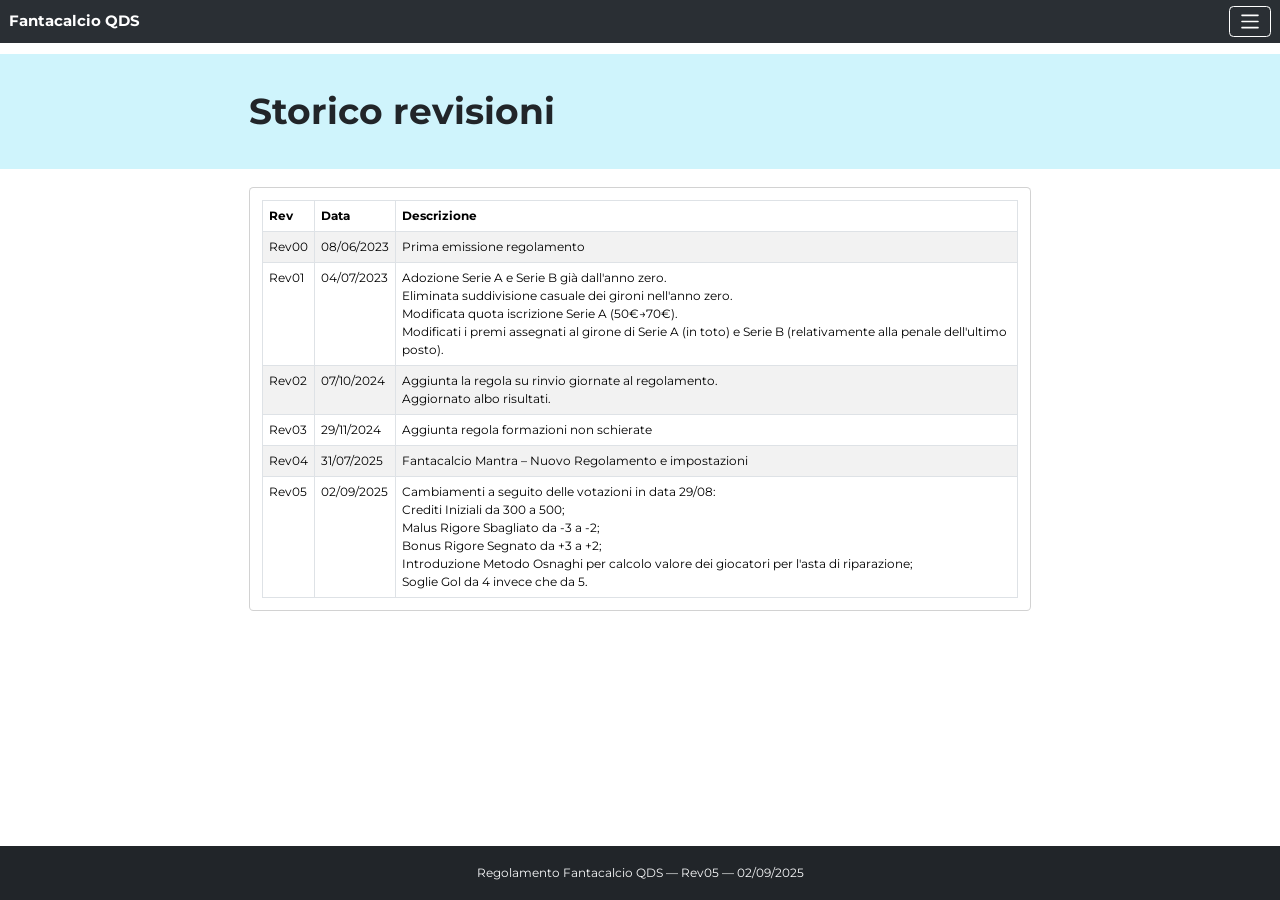
<file: storico-revisioni.html>
<!doctype html>
<!--
  storico-revisioni.html — "Storico revisioni" page
  =======================================================================
  One of three pages that make up this site, all sharing the same
  navbar and footer (see index.html's top comment for the full
  explanation of the site's page structure). This page holds the
  revision-history table.
  =======================================================================
-->
<html lang="it">
  <head>
    <meta charset="UTF-8" />
    <meta name="viewport" content="width=device-width, initial-scale=1" />

    <title>Storico revisioni — Fantacalcio QDS</title>

    <link
      rel="stylesheet"
      href="https://cdn.jsdelivr.net/npm/bootstrap@5.3.3/dist/css/bootstrap.min.css"
    />

    <link rel="preconnect" href="https://fonts.googleapis.com" />
    <link rel="preconnect" href="https://fonts.gstatic.com" crossorigin />
    <link
      href="https://fonts.googleapis.com/css2?family=Montserrat:wght@400;500;600;700&display=swap"
      rel="stylesheet"
    />

    <link rel="stylesheet" href="style.css" />
  </head>
  <body>
    <!-- ===================================================================
       NAVBAR
       ---------------------------------------------------------------
       Identical markup to index.html's navbar (see that file for the
       full explanation of each piece). Copy-pasted here because this
       is a plain static site with no shared-template mechanism.
       =================================================================== -->
    <nav id="main-navbar" class="navbar navbar-dark bg-primary fixed-top">
      <div id="navbar-container" class="container-fluid">
        <a id="navbar-brand-link" class="navbar-brand fw-bold" href="index.html">Fantacalcio QDS</a>

        <button
          id="navbar-toggler-button"
          class="navbar-toggler"
          type="button"
          data-bs-toggle="collapse"
          data-bs-target="#navbar-menu"
          aria-controls="navbar-menu"
          aria-expanded="false"
          aria-label="Toggle navigation"
        >
          <span class="navbar-toggler-icon"></span>
        </button>

        <div id="navbar-menu" class="collapse navbar-collapse">
          <ul id="navbar-menu-links" class="navbar-nav ms-auto">
            <li class="nav-item"><a id="nav-link-girone-doppio" class="nav-link" href="index.html#girone-doppio">Girone doppio</a></li>
            <li class="nav-item"><a id="nav-link-mantra-settings" class="nav-link" href="index.html#mantra-settings">Impostazioni Mantra</a></li>
            <li class="nav-item"><a id="nav-link-rinvii-partite" class="nav-link" href="index.html#rinvii-partite">Rinvii partite</a></li>
            <li class="nav-item"><a id="nav-link-formazioni-non-schierate" class="nav-link" href="index.html#formazioni-non-schierate">Formazioni non schierate</a></li>
            <li class="nav-item"><a id="nav-link-metodo-osnaghi" class="nav-link" href="index.html#metodo-osnaghi">Metodo Osnaghi</a></li>
            <li class="nav-item"><a id="nav-link-albo-risultati" class="nav-link" href="albo-risultati.html">Albo risultati</a></li>
            <li class="nav-item"><a id="nav-link-revision-history" class="nav-link" href="storico-revisioni.html">Storico revisioni</a></li>
          </ul>
        </div>
      </div>
    </nav>

    <!-- ===================================================================
       HERO / PAGE TITLE
       =================================================================== -->
    <header id="hero-title" class="bg-info-subtle py-5 mb-4">
      <div id="hero-title-body" class="container">
        <h1 id="page-title" class="display-5 fw-bold mb-0">Storico revisioni</h1>
      </div>
    </header>

    <div id="page-container" class="container">
      <section id="revision-history" class="mb-5 rulebook-section">
        <!-- A card wrapping the whole revision-history table. -->
        <div id="revision-history-card" class="card">
          <div id="revision-history-card-body" class="card-body">
            <!-- "table-responsive" makes the table scroll horizontally on
               narrow screens instead of squashing itself unreadably. -->
            <div id="revision-history-table-container" class="table-responsive">
              <table id="revision-history-table" class="table table-bordered table-striped mb-0">
                <thead>
                  <tr>
                    <th>Rev</th>
                    <th>Data</th>
                    <th>Descrizione</th>
                  </tr>
                </thead>
                <tbody>
                  <tr id="rev-row-00">
                    <td>Rev00</td>
                    <td>08/06/2023</td>
                    <td>Prima emissione regolamento</td>
                  </tr>
                  <tr id="rev-row-01">
                    <td>Rev01</td>
                    <td>04/07/2023</td>
                    <td>
                      Adozione Serie A e Serie B già dall'anno zero.<br />
                      Eliminata suddivisione casuale dei gironi nell'anno zero.<br />
                      Modificata quota iscrizione Serie A (50€→70€).<br />
                      Modificati i premi assegnati al girone di Serie A (in toto) e Serie B (relativamente alla penale dell'ultimo posto).
                    </td>
                  </tr>
                  <tr id="rev-row-02">
                    <td>Rev02</td>
                    <td>07/10/2024</td>
                    <td>
                      Aggiunta la regola su rinvio giornate al regolamento.<br />
                      Aggiornato albo risultati.
                    </td>
                  </tr>
                  <tr id="rev-row-03">
                    <td>Rev03</td>
                    <td>29/11/2024</td>
                    <td>Aggiunta regola formazioni non schierate</td>
                  </tr>
                  <tr id="rev-row-04">
                    <td>Rev04</td>
                    <td>31/07/2025</td>
                    <td>Fantacalcio Mantra – Nuovo Regolamento e impostazioni</td>
                  </tr>
                  <tr id="rev-row-05">
                    <td>Rev05</td>
                    <td>02/09/2025</td>
                    <td>
                      Cambiamenti a seguito delle votazioni in data 29/08:<br />
                      Crediti Iniziali da 300 a 500;<br />
                      Malus Rigore Sbagliato da -3 a -2;<br />
                      Bonus Rigore Segnato da +3 a +2;<br />
                      Introduzione Metodo Osnaghi per calcolo valore dei giocatori per l'asta di riparazione;<br />
                      Soglie Gol da 4 invece che da 5.
                    </td>
                  </tr>
                </tbody>
              </table>
            </div>
          </div>
        </div>
      </section>
    </div>

    <!-- ===================================================================
       FOOTER
       =================================================================== -->
    <footer id="main-footer" class="bg-dark text-light text-center py-4">
      <p id="footer-text" class="mb-0">Regolamento Fantacalcio QDS — Rev05 — 02/09/2025</p>
    </footer>

    <script src="https://cdn.jsdelivr.net/npm/bootstrap@5.3.3/dist/js/bootstrap.bundle.min.js"></script>
    <script src="script.js"></script>
  </body>
</html>
</file>
<file: style.css>
/* =====================================================================
   style.css
   ---------------------------------------------------------------------
   This file holds only CUSTOM tweaks that Bootstrap does not already
   give us for free. Bootstrap (loaded via CDN in index.html) provides
   almost all the visual styling (colors, spacing, buttons, tables,
   navbar, cards...). We only add rules here for things that are
   specific to THIS site.
   ===================================================================== */

/* -----------------------------------------------------------------
   THEME COLORS — change the look of the whole site from right here
   -------------------------------------------------------------------
   These are the main colors used across the page. Each one is a
   "CSS variable" (also called a "custom property"): a name that
   holds a value, which every rule below reuses via "var(--name)"
   instead of repeating the same color code everywhere.

   To re-theme the site, you only need to edit the hex codes
   ("#rrggbb") in THIS block — every place that color is used
   (navbar, footer, links) updates automatically, because they all
   point back to these variables.
   ------------------------------------------------------------------- */
:root {
  --site-color-navbar: #2a2f34;      /* top navigation bar background */
  --site-color-footer: #212529;      /* bottom footer background */
  --site-color-albo-title-card: #FFA733; /* "Albo risultati" title card background, on index.html */
  --site-color-link: #0d6efd;        /* color of clickable text links inside paragraphs */
  --site-color-navbar-links: white; /* text color of the links inside the navbar menu (#navbar-menu-links) */
  --site-color-navbar-brand: #FFA733; /* text color of the site title link in the navbar (#navbar-brand-link) */

  /* Text styling for the site title link in the navbar
     (#navbar-brand-link). Edit these to change how it looks. */
  --site-navbar-brand-font-size: 1.25rem; /* text size */
  --site-navbar-brand-font-weight: 700;   /* text boldness (400 = normal, 700 = bold) */

  /* Text styling for the plain-text labels sitting above cards
     (e.g. "Palmarès", "Serie A", "Serie B", each season year — id
     "#year-2024-2025" and similar). Edit these to change how that
     text looks everywhere at once. */
  --site-card-label-text-color: #2e3337; /* text color */
  --site-card-label-font-size: 1.1rem;  /* text size */
  --site-card-label-font-weight: 400;    /* text boldness (400 = normal, 700 = bold) */
  --site-card-label-font-family: inherit; /* font family */
  --site-card-label-font-style: normal;   /* normal or italic */
  --site-card-label-line-height: 1.2;     /* space between lines */
  --site-card-label-letter-spacing: normal; /* space between letters */
  --site-card-label-text-transform: none; /* none, uppercase, lowercase, capitalize */

  /* Padding of the "Albo risultati" title card's body
     (#albo-risultati-title-card-body, on index.html). Edit these to
     change how much space surrounds the "Albo risultati" text. */
  --site-albo-title-card-body-padding-y: 1rem; /* top/bottom padding */
  --site-albo-title-card-body-padding-x: 1rem; /* left/right padding */

  /* Text styling of the "Albo risultati" title itself
     (#albo-risultati-title-text, on index.html). Edit these to change
     how that text looks. */
  --site-albo-title-text-color: white; /* text color */
  --site-albo-title-font-size: 1.6rem;   /* text size */
  --site-albo-title-font-weight: 500;    /* text boldness (400 = normal, 700 = bold) */
}

#main-navbar {
  /* "!important" is required here because Bootstrap's own ".bg-primary"
     utility class (which we used on the navbar in index.html) is
     ALSO written with "!important", so a normal rule would lose to it. */
  background-color: var(--site-color-navbar) !important;
}

#main-footer {
  /* Same reasoning: overrides Bootstrap's ".bg-dark" utility class. */
  background-color: var(--site-color-footer) !important;
}

#navbar-toggler-button {
  /* Bootstrap's default navbar-dark toggler icon draws its three lines
     at 55% white opacity. This overrides that one Bootstrap CSS
     variable (scoped to this button) so the lines render fully white,
     matching the rest of the navbar's icon/text color. */
  --bs-navbar-toggler-icon-bg: url("data:image/svg+xml,%3csvg xmlns='http://www.w3.org/2000/svg' viewBox='0 0 30 30'%3e%3cpath stroke='rgba(255, 255, 255, 1)' stroke-linecap='round' stroke-miterlimit='10' stroke-width='2' d='M4 7h22M4 15h22M4 23h22'/%3e%3c/svg%3e");

  /* Bootstrap's default navbar-dark toggler border is a faint
     rgba(255,255,255,.1). Override to plain white so it matches the
     ".btn-outline-light" border on the trophy button right next to it. */
  --bs-navbar-toggler-border-color: white;
}

.text-orange {
  /* Reuses the site's brand orange (same as the "Albo risultati" title
     card background) for small highlighted bits of text. */
  color: var(--site-color-albo-title-card);
}

#albo-risultati-title-card {
  /* Bootstrap's own card has no background utility applied here, so a
     plain override (no "!important" needed) is enough. */
  background-color: var(--site-color-albo-title-card);
}

#albo-risultati-title-card-body {
  /* Overrides Bootstrap's own ".card-body" padding (no "!important"
     needed: this id selector is already more specific). */
  padding-top: var(--site-albo-title-card-body-padding-y);
  padding-bottom: var(--site-albo-title-card-body-padding-y);
  padding-left: var(--site-albo-title-card-body-padding-x);
  padding-right: var(--site-albo-title-card-body-padding-x);
}

#albo-risultati-title-text {
  /* Overrides Bootstrap's default responsive "h2" sizing (no
     "!important" needed: this id selector is already more specific). */
  color: var(--site-albo-title-text-color);
  font-size: var(--site-albo-title-font-size);
  font-weight: var(--site-albo-title-font-weight);
}

/* "Regolamento" title card, on ruleset.htm — same look as the "Albo
   risultati" title card above, reusing the same variables. */
#ruleset-title {
  /* Overrides the "mb-5" utility class on this section (3rem). */
  margin-bottom: 12px !important;
}

#ruleset-title-card {
  background-color: var(--site-color-albo-title-card);
}

#ruleset-title-card-body {
  padding-top: var(--site-albo-title-card-body-padding-y);
  padding-bottom: var(--site-albo-title-card-body-padding-y);
  padding-left: var(--site-albo-title-card-body-padding-x);
  padding-right: var(--site-albo-title-card-body-padding-x);
}

#ruleset-title-text {
  color: var(--site-albo-title-text-color);
  font-size: var(--site-albo-title-font-size);
  font-weight: var(--site-albo-title-font-weight);
}

#revision-history {
  /* Overrides the "mb-5" utility class on this section (3rem). */
  margin-bottom: 12px !important;
}

#revision-history-card-header {
  background-color: var(--site-color-navbar);
  color: white;
}

/* Shared header style for every top-level rulebook section card
   (Formula a girone doppio, Regolamento Fantacalcio Mantra, etc.) —
   same navbar background / white text as #revision-history-card-header. */
.rulebook-card-header {
  background-color: var(--site-color-navbar);
  color: white;
}

/* Every card header's text at 14px, overriding the Bootstrap "h2"
   sizing on the title inside it. */
#revision-history-card-header,
#revision-history-card-header .btn,
.rulebook-card-header,
.rulebook-card-header h2 {
  font-size: 14px;
}

.girone-subsection-heading {
  /* Shared style for the "Serie A e Serie B" and "Champions league"
     subsection headings inside #girone-doppio. */
  font-size: 14px;
}

#formazioni-non-schierate-link-button {
  /* Border and icon (SVG uses "fill: currentColor") both match the
     navbar background instead of Bootstrap's default "outline-primary"
     blue. */
  border-color: var(--site-color-navbar);
  color: var(--site-color-navbar);
}

#revision-history-card-header #revision-history-toggle-button {
  /* ".btn-link" sets its own color (Bootstrap's link blue) instead of
     inheriting from the header, so it needs an explicit override. */
  color: white;
}

/* Swap the caret icon based on the toggle button's own "aria-expanded"
   attribute, which Bootstrap's collapse JS keeps in sync automatically
   — no custom JS needed here. */
#revision-history-toggle-icon-open {
  display: none;
}

#revision-history-toggle-button[aria-expanded="true"] #revision-history-toggle-icon-closed {
  display: none;
}

#revision-history-toggle-button[aria-expanded="true"] #revision-history-toggle-icon-open {
  display: inline-block;
}

.card-label {
  /* Plain-text label sitting above a card (id "#palmares",
     "#year-2024-2025" and similar, "#serie-a-teams-card", etc), used
     together with Bootstrap's own ".h5" class. Same specificity as
     ".h5", but this file loads after Bootstrap's stylesheet, so this
     plain override wins the tie without needing "!important". */
  color: var(--site-card-label-text-color);
  font-size: var(--site-card-label-font-size);
  font-weight: var(--site-card-label-font-weight);
  font-family: var(--site-card-label-font-family);
  font-style: var(--site-card-label-font-style);
  line-height: var(--site-card-label-line-height);
  letter-spacing: var(--site-card-label-letter-spacing);
  text-transform: var(--site-card-label-text-transform);
}

a {
  /* Plain paragraph links (e.g. the "Regolamento formazioni non
     schierate" link in the Coppa section). This does NOT affect the
     white navbar links — those get their own color from Bootstrap's
     "navbar-dark" class, by design, so they stay readable on the
     blue navbar background above. */
  color: var(--site-color-link);
}

#navbar-menu-links .nav-link {
  /* Targets only the links inside the navbar menu (id="navbar-menu-links"
     in index.html). Combining an id selector with a class selector
     makes this more specific than Bootstrap's own ".nav-link" rule, so
     it wins without needing "!important". */
  color: var(--site-color-navbar-links);
  text-transform: uppercase;
}

#navbar-menu-links .dropdown-divider {
  /* Bootstrap's ".dropdown-divider" colors itself via the CSS variable
     "--bs-dropdown-divider-bg", which Bootstrap only defines inside
     ".dropdown-menu" elements. Our <hr> isn't inside one, so that
     variable is undefined here, which makes Bootstrap's whole
     "border-top: 1px solid var(...)" declaration invalid and drops
     the border entirely — setting "border-color" alone can't fix
     that, we need to set the full border-top again ourselves. */
  border-top: 1px solid white;
}

#navbar-brand-link {
  /* Targets the site title link by its own id, which is more specific
     than Bootstrap's own ".navbar-brand" class rule, so it wins
     without needing "!important". */
  color: white;
  font-size: var(--site-navbar-brand-font-size);
  font-weight: var(--site-navbar-brand-font-weight);
}

/* -----------------------------------------------------------------
   Font family, via Bootstrap's CSS variable
   -------------------------------------------------------------------
   Bootstrap 5.3 is built with CSS custom properties ("CSS variables").
   The <body> element reads its font from the variable
   "--bs-body-font-family", and because font-family is one of the CSS
   properties that "inherits" automatically, every element on the page
   (headings, card titles, buttons, table text...) picks up whatever
   we put here too, unless it sets its own font explicitly (nothing on
   this page does). So we only need to change this ONE variable
   instead of writing a separate override for every component.
   ------------------------------------------------------------------- */
:root {
  /* Montserrat first, then Bootstrap's own fallback fonts in case
     Montserrat fails to load (e.g. no internet connection). We reuse
     Bootstrap's "--bs-font-sans-serif" variable as the fallback list
     so we don't have to retype it by hand. */
  --bs-body-font-family: "Montserrat", var(--bs-font-sans-serif);
}

/* -----------------------------------------------------------------
   Base font size
   -------------------------------------------------------------------
   Bootstrap sizes almost everything in "rem" units, which are always
   relative to the root <html> element's font-size (normally 16px,
   the browser default). Setting it here to 90% scales the WHOLE
   page's text down proportionally — titles, tables, buttons, card
   text, everything — without having to touch any Bootstrap variable.
   ------------------------------------------------------------------- */
html {
  font-size: 75%;
}

/* -----------------------------------------------------------------
   Narrow, single-column layout
   -------------------------------------------------------------------
   This site is mainly read on mobile phones, so we design for a
   narrow single column instead of Bootstrap's normal wide desktop
   layout. Bootstrap's ".container" class normally grows wider at
   each larger screen breakpoint (540px, 720px, 960px, 1140px,
   1320px...). We cap it at 600px at every breakpoint instead, so even
   on a desktop browser the page reads like a narrow mobile column
   instead of spreading edge to edge.

   Unlike some other CSS frameworks, Bootstrap writes all of its
   ".container" rules with the exact same "specificity" (a plain class
   selector), so we don't need "!important" here: because this file is
   loaded AFTER Bootstrap's stylesheet in index.html, our plain
   ".container" rule below simply wins the tie at every screen width.
   ------------------------------------------------------------------- */
.container {
  max-width: 800px;
}

/* -----------------------------------------------------------------
   Sticky navbar offset
   -------------------------------------------------------------------
   Our navbar uses the Bootstrap class "fixed-top", which pins it to
   the top of the screen and takes it out of the normal page flow.
   Because it no longer "pushes" the content down, the page content
   would otherwise start underneath it. This top padding on the whole
   page reserves space equal to the navbar's height so the content
   starts right below it instead of being hidden behind it.
   ------------------------------------------------------------------- */
body {
  padding-top: 4.5rem; /* navbar height (3.5rem) + 18px extra gap below it */
}

/* -----------------------------------------------------------------
   Footer pinned to bottom, in normal flow
   -------------------------------------------------------------------
   The footer sits after #page-container in normal document flow (no
   longer "fixed-bottom"), so it's only visible once scrolled to. On
   short pages, this flex layout still keeps it flush with the bottom
   of the viewport instead of floating right under the content.
   ------------------------------------------------------------------- */
body {
  display: flex;
  flex-direction: column;
  min-height: 100vh;
}

#page-container {
  flex: 1 0 auto;
}

#main-footer {
  flex-shrink: 0;
}

/* -----------------------------------------------------------------
   Smooth scrolling for the anchor links
   -------------------------------------------------------------------
   Our navbar menu links point to in-page anchors like "#albo-risultati".
   By default the browser jumps to them instantly. This rule tells the
   browser to animate the scroll instead, which feels nicer to the user
   and helps them understand they moved to a different part of the
   SAME page (not a new page).
   ------------------------------------------------------------------- */
html {
  scroll-behavior: smooth;
}

/* -----------------------------------------------------------------
   Extra breathing room for anchor jumps
   -------------------------------------------------------------------
   Each rule section (girone doppio, mantra settings, etc.) has the
   class "rulebook-section". When the browser jumps to one of these
   via an anchor link, this makes sure the section title lands just
   below the fixed navbar instead of being glued to its bottom edge.
   ------------------------------------------------------------------- */
.rulebook-section {
  scroll-margin-top: 3.75rem;
}

/* The hamburger menu links target individual cards (not whole
   sections), so those cards need the same scroll offset too. */
#girone-champions-card,
#premi-promozione-retrocessione-card,
#modalita-lega-card,
#svolgimento-asta-card,
#rinvii-partite-card,
#formazioni-non-schierate-card,
#metodo-osnaghi-top-card,
#impostazioni-lega-card {
  scroll-margin-top: 3.75rem;
}

#girone-doppio {
  /* Without this, the section's own "mb-5" (3rem) collapses with
     #modalita-lega-card's "mb-4" (1.5rem) and wins, so the gap before
     #mantra-settings ends up bigger than the gap between
     #modalita-lega-card and #premi-promozione-retrocessione-card
     above it (also 1.5rem). Matching this to mb-4 keeps both gaps
     the same size. */
  margin-bottom: 1.5rem !important;
}

/* -----------------------------------------------------------------
   Settings screenshots
   -------------------------------------------------------------------
   The images that come from the Fantacalcio Mantra settings screen
   are simple screenshots, not design assets. Bootstrap's own
   "card-img-top" class already makes an image fill the width of its
   card and round its top corners to match; we only add a thin border
   here so the screenshot's own white background doesn't blend
   invisibly into the card behind it.
   ------------------------------------------------------------------- */
.settings-screenshot {
  border-bottom: 1px solid var(--bs-border-color);
}

/* -----------------------------------------------------------------
   League result lists — gold/silver/bronze left border
   -------------------------------------------------------------------
   Every season's ranking is a "list-group-numbered" list; the 1st,
   2nd and 3rd "li" in each one gets a colored left border (gold,
   silver, bronze) so the podium stands out at a glance. Scoped to
   "#albo-risultati" so it only touches these ranking lists.
   ------------------------------------------------------------------- */
#albo-risultati .list-group-item:nth-child(1) {
  border-left: 4px solid #ffd700;
}

#albo-risultati .list-group-item:nth-child(2) {
  border-left: 4px solid #c0c0c0;
}

#albo-risultati .list-group-item:nth-child(3) {
  border-left: 4px solid #cd7f32;
}

/* Same gold/silver/bronze left border, on ruleset.htm's Serie A prize
   list (#serie-a-prizes-list, 3 items: 1st/2nd/3rd classificato). */
#serie-a-prizes-list .list-group-item:nth-child(1) {
  border-left: 4px solid #ffd700;
}

#serie-a-prizes-list .list-group-item:nth-child(2) {
  border-left: 4px solid #c0c0c0;
}

#serie-a-prizes-list .list-group-item:nth-child(3) {
  border-left: 4px solid #cd7f32;
}

/* Same idea on ruleset.htm's Serie B prize list (#serie-b-prizes-list,
   8 items): gold/silver/bronze for 1st-3rd, red for the 8th (relegation
   penalty), matching #albo-risultati's relegation-zone red border. */
#serie-b-prizes-list .list-group-item:nth-child(1) {
  border-left: 4px solid #ffd700;
}

#serie-b-prizes-list .list-group-item:nth-child(2) {
  border-left: 4px solid #c0c0c0;
}

#serie-b-prizes-list .list-group-item:nth-child(3) {
  border-left: 4px solid #cd7f32;
}

#serie-b-prizes-list .list-group-item:last-child {
  border-left: 4px solid #dc3545;
}

/* Relegation zone: bottom 3 of Serie A, bottom 1 of Serie B. Matched
   by id suffix ("-serie-a-table" / "-serie-b-table") since that's
   what tells the two columns apart — there's no dedicated class. */
#albo-risultati ol[id$="-serie-a-table"] .list-group-item:nth-child(6),
#albo-risultati ol[id$="-serie-a-table"] .list-group-item:nth-child(7),
#albo-risultati ol[id$="-serie-a-table"] .list-group-item:nth-child(8) {
  border-left: 4px solid #dc3545;
}

#albo-risultati ol[id$="-serie-b-table"] .list-group-item:nth-child(8) {
  border-left: 4px solid #dc3545;
}

/* Champions league / Coppa lega unica winner — an input-group-style
   pill (icon box joined to a name box), stretching full width like a
   regular card, with the name box filling all the leftover space.
   Same gold left border as 1st place in the league lists above;
   every other color is inherited, not overridden. */
#albo-risultati [id$="-champions-league"],
#albo-risultati [id$="-coppa-lega-unica"] {
  display: flex;
  align-items: stretch;
  border: var(--bs-border-width) solid var(--bs-border-color);
  border-left: 4px solid #ffd700;
  border-radius: var(--bs-border-radius);
  overflow: hidden;
}

#albo-risultati [id$="-champions-league"] .winner-group-icon,
#albo-risultati [id$="-coppa-lega-unica"] .winner-group-icon {
  display: flex;
  align-items: center;
  padding: 0.375rem 0.75rem;
  border-right: var(--bs-border-width) solid var(--bs-border-color);
  color: var(--site-color-navbar);
}

#albo-risultati [id$="-champions-league"] .winner-group-name,
#albo-risultati [id$="-coppa-lega-unica"] .winner-group-name {
  display: flex;
  align-items: center;
  flex: 1;
  padding: 0.375rem 0.75rem;
}

/* Same "winner-group" pill, unscoped so it also works outside
   #albo-risultati (e.g. the champions league prize on ruleset.htm). */
.winner-group {
  display: flex;
  align-items: stretch;
  border: var(--bs-border-width) solid var(--bs-border-color);
  border-left: 4px solid #ffd700;
  border-radius: var(--bs-border-radius);
  overflow: hidden;
}

#modalita-lega-rev-info,
#buste-chiuse-card {
  /* Lighter yellow than the gold left border, so the pill reads as a
     soft highlight instead of a solid gold block. */
  background-color: #fff3cd;
}

.winner-group-icon {
  display: flex;
  align-items: center;
  padding: 0.375rem 0.75rem;
  border-right: var(--bs-border-width) solid var(--bs-border-color);
  color: var(--site-color-navbar);
}

.winner-group-name {
  display: flex;
  align-items: center;
  flex: 1;
  padding: 0.375rem 0.75rem;
}

#buste-chiuse-info {
  /* Unlike the other ".winner-group-name" pills (a single line), this
     one holds several paragraphs of rule text: switch it back to
     normal block layout so the paragraphs stack instead of laying
     out as flex items in a row. It still fills the remaining width
     as a flex item of #buste-chiuse-card itself. */
  display: block;
}

/* -----------------------------------------------------------------
   Palmarès table — all six columns share the width evenly
   -------------------------------------------------------------------
   "table-layout: fixed" makes the browser ignore content width and
   size columns from the widths given below instead.
   ------------------------------------------------------------------- */
#palmares-table {
  table-layout: fixed;
}

#palmares-table th,
#palmares-table td {
  width: 16.6667%;
}

#palmares-table thead th {
  color: var(--site-color-navbar);
  font-weight: 550;
  white-space: nowrap;
}

#palmares-table thead tr {
  /* Bootstrap's ".table-bordered" puts the top/bottom border on the
     "tr" itself (not on each "th"), so that's what needs overriding
     here to remove the line above the header row. */
  border-top-width: 0;
}

/* Clickable sort headers ("Totale", "Lega unica", "A", "B", "Coppa"),
   wired up in script.js. */
#palmares-table .palmares-sortable {
  cursor: pointer;
  user-select: none;
}

#palmares-table th,
#palmares-table td {
  font-weight: normal;

  /* The ".table-bordered" class draws a full grid (horizontal AND
     vertical lines). We only want the horizontal ones, so we zero out
     the left/right border width on every cell. Our id-selector rule
     is more specific than ".table-bordered"'s own selector, so this
     plain override wins without "!important". */
  border-left-width: 0;
  border-right-width: 0;
}

/* Center the three trophy-count columns (everything but "Nome"), so
   the pill badges line up in the middle of their column instead of
   hugging the left edge like plain text does by default. */
#palmares-table th:not(:first-child),
#palmares-table td:not(:first-child) {
  text-align: center;
}

/* Bootstrap's ".badge" class ships with tight padding (0.35em/0.65em),
   sized for badges sitting inline next to text. Ours sit alone inside
   a table cell, so we bump the padding up a bit to give the pill more
   breathing room. */
#palmares-table .badge {
  padding: 5px 10px;
  /* Bootstrap's ".badge" defaults to "font-weight: 700" (bold). */
  font-weight: normal;
  /* Bootstrap's ".badge" defaults to "font-size: .75em" (75% of the
     surrounding text) — bump it back up to full size so the numbers
     are easier to read at a glance. */
  font-size: 1rem;
  /* Fixed width so single- and double-digit numbers produce the same
     pill size instead of the badge shrink-wrapping its content. */
  display: inline-block;
  width: 32px;
  text-align: center;
}

#palmares-table .badge-coppa {
  background-color: var(--site-color-navbar);
  color: white;
}

/* TOT column (2nd column, right after "Nome") gets its own color to
   stand out from the per-competition counts: orange background,
   white text. */
#palmares-table td:nth-child(2) .badge-coppa {
  background-color: #ffd700;
  color: var(--site-color-navbar);
}

#metodo-osnaghi-content,
#esempi-metodo-osnaghi-list {
  border-left: 4px solid #adb5bd;
  background-color: #f8f9fa;
}

#metodo-osnaghi-problemi-list {
  background-color: #f8f9fa;
}

/* Bootstrap's ".list-group-item" sets its own opaque white background,
   which otherwise hides the grey background set on the list above. */
#metodo-osnaghi-problemi-list .list-group-item,
#esempi-metodo-osnaghi-list .list-group-item {
  background-color: #f8f9fa;
}
</file>
